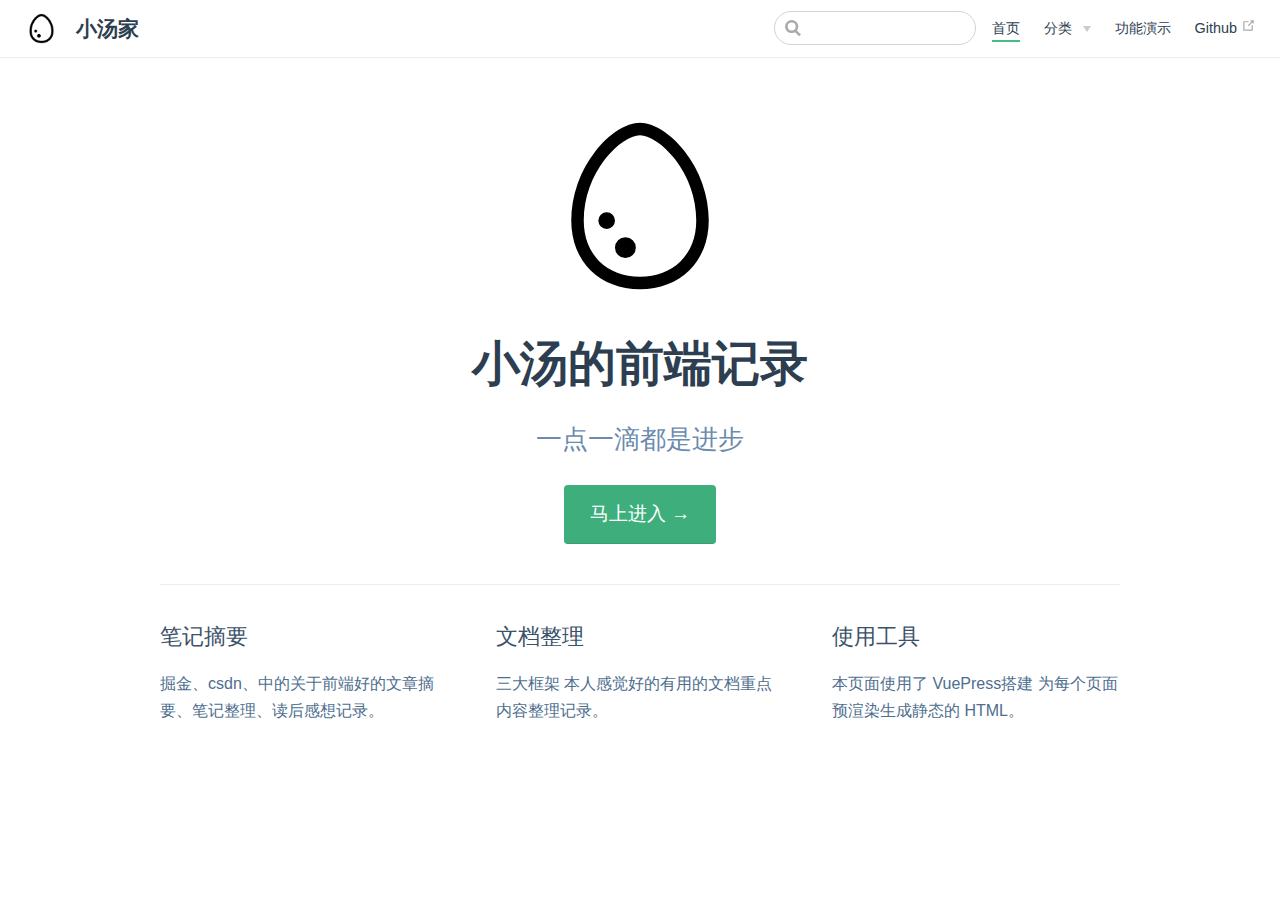
<file: index.html>
<!DOCTYPE html>
<html lang="en-US">
  <head>
    <meta charset="utf-8">
    <meta name="viewport" content="width=device-width,initial-scale=1">
    <title>小汤家</title>
    <meta name="description" content="小汤的前端记录">
    <link rel="icon" href="/egg.png">
    
    <link rel="preload" href="/assets/css/0.styles.b1f0db1c.css" as="style"><link rel="preload" href="/assets/js/app.4320b2ce.js" as="script"><link rel="preload" href="/assets/js/5.d8ba811d.js" as="script"><link rel="prefetch" href="/assets/js/10.c7593f6d.js"><link rel="prefetch" href="/assets/js/11.6c035bb0.js"><link rel="prefetch" href="/assets/js/12.6e9a25b9.js"><link rel="prefetch" href="/assets/js/13.9f79441d.js"><link rel="prefetch" href="/assets/js/14.1eb4fa50.js"><link rel="prefetch" href="/assets/js/2.f7317857.js"><link rel="prefetch" href="/assets/js/3.e3bb3f95.js"><link rel="prefetch" href="/assets/js/4.53b5279b.js"><link rel="prefetch" href="/assets/js/6.0c58296a.js"><link rel="prefetch" href="/assets/js/7.1b710f61.js"><link rel="prefetch" href="/assets/js/8.85468a1d.js"><link rel="prefetch" href="/assets/js/9.5268e8e8.js">
    <link rel="stylesheet" href="/assets/css/0.styles.b1f0db1c.css">
  </head>
  <body>
    <div id="app" data-server-rendered="true"><div class="theme-container no-sidebar"><header class="navbar"><div class="sidebar-button"><svg xmlns="http://www.w3.org/2000/svg" aria-hidden="true" role="img" viewBox="0 0 448 512" class="icon"><path fill="currentColor" d="M436 124H12c-6.627 0-12-5.373-12-12V80c0-6.627 5.373-12 12-12h424c6.627 0 12 5.373 12 12v32c0 6.627-5.373 12-12 12zm0 160H12c-6.627 0-12-5.373-12-12v-32c0-6.627 5.373-12 12-12h424c6.627 0 12 5.373 12 12v32c0 6.627-5.373 12-12 12zm0 160H12c-6.627 0-12-5.373-12-12v-32c0-6.627 5.373-12 12-12h424c6.627 0 12 5.373 12 12v32c0 6.627-5.373 12-12 12z"></path></svg></div> <a href="/" class="home-link router-link-exact-active router-link-active"><img src="/egg.png" alt="小汤家" class="logo"> <span class="site-name can-hide">小汤家</span></a> <div class="links" style="max-width:nullpx;"><div class="search-box"><input aria-label="Search" autocomplete="off" spellcheck="false" value=""> <!----></div> <nav class="nav-links can-hide"><div class="nav-item"><a href="/" class="nav-link router-link-exact-active router-link-active">首页</a></div><div class="nav-item"><div class="dropdown-wrapper"><a class="dropdown-title"><span class="title">分类</span> <span class="arrow right"></span></a> <ul class="nav-dropdown" style="display:none;"><li class="dropdown-item"><!----> <a href="/pages/folder1/test1.html" class="nav-link">文章</a></li><li class="dropdown-item"><!----> <a href="/pages/folder2/test4.html" class="nav-link">杂碎</a></li></ul></div></div><div class="nav-item"><a href="/pages/folder1/test3.html" class="nav-link">功能演示</a></div><div class="nav-item"><a href="https://github.com/dwanda" target="_blank" rel="noopener noreferrer" class="nav-link external">
  Github
  <svg xmlns="http://www.w3.org/2000/svg" aria-hidden="true" x="0px" y="0px" viewBox="0 0 100 100" width="15" height="15" class="icon outbound"><path fill="currentColor" d="M18.8,85.1h56l0,0c2.2,0,4-1.8,4-4v-32h-8v28h-48v-48h28v-8h-32l0,0c-2.2,0-4,1.8-4,4v56C14.8,83.3,16.6,85.1,18.8,85.1z"></path> <polygon fill="currentColor" points="45.7,48.7 51.3,54.3 77.2,28.5 77.2,37.2 85.2,37.2 85.2,14.9 62.8,14.9 62.8,22.9 71.5,22.9"></polygon></svg></a></div> <!----></nav></div></header> <div class="sidebar-mask"></div> <div class="sidebar"><nav class="nav-links"><div class="nav-item"><a href="/" class="nav-link router-link-exact-active router-link-active">首页</a></div><div class="nav-item"><div class="dropdown-wrapper"><a class="dropdown-title"><span class="title">分类</span> <span class="arrow right"></span></a> <ul class="nav-dropdown" style="display:none;"><li class="dropdown-item"><!----> <a href="/pages/folder1/test1.html" class="nav-link">文章</a></li><li class="dropdown-item"><!----> <a href="/pages/folder2/test4.html" class="nav-link">杂碎</a></li></ul></div></div><div class="nav-item"><a href="/pages/folder1/test3.html" class="nav-link">功能演示</a></div><div class="nav-item"><a href="https://github.com/dwanda" target="_blank" rel="noopener noreferrer" class="nav-link external">
  Github
  <svg xmlns="http://www.w3.org/2000/svg" aria-hidden="true" x="0px" y="0px" viewBox="0 0 100 100" width="15" height="15" class="icon outbound"><path fill="currentColor" d="M18.8,85.1h56l0,0c2.2,0,4-1.8,4-4v-32h-8v28h-48v-48h28v-8h-32l0,0c-2.2,0-4,1.8-4,4v56C14.8,83.3,16.6,85.1,18.8,85.1z"></path> <polygon fill="currentColor" points="45.7,48.7 51.3,54.3 77.2,28.5 77.2,37.2 85.2,37.2 85.2,14.9 62.8,14.9 62.8,22.9 71.5,22.9"></polygon></svg></a></div> <!----></nav>  <!----> </div> <div class="home"><div class="hero"><img src="/egg.png" alt="hero"> <h1>小汤的前端记录</h1> <p class="description">
      一点一滴都是进步
    </p> <p class="action"><a href="/pages/folder1/test1.html" class="nav-link action-button">马上进入 →</a></p></div> <div class="features"><div class="feature"><h2>笔记摘要</h2> <p>掘金、csdn、中的关于前端好的文章摘要、笔记整理、读后感想记录。</p></div><div class="feature"><h2>文档整理</h2> <p>三大框架 本人感觉好的有用的文档重点内容整理记录。</p></div><div class="feature"><h2>使用工具</h2> <p>本页面使用了 VuePress搭建 为每个页面预渲染生成静态的 HTML。</p></div></div> <div class="content custom"></div> <!----></div> <!----></div></div>
    <script src="/assets/js/app.4320b2ce.js" defer></script><script src="/assets/js/5.d8ba811d.js" defer></script>
  </body>
</html>
</file>
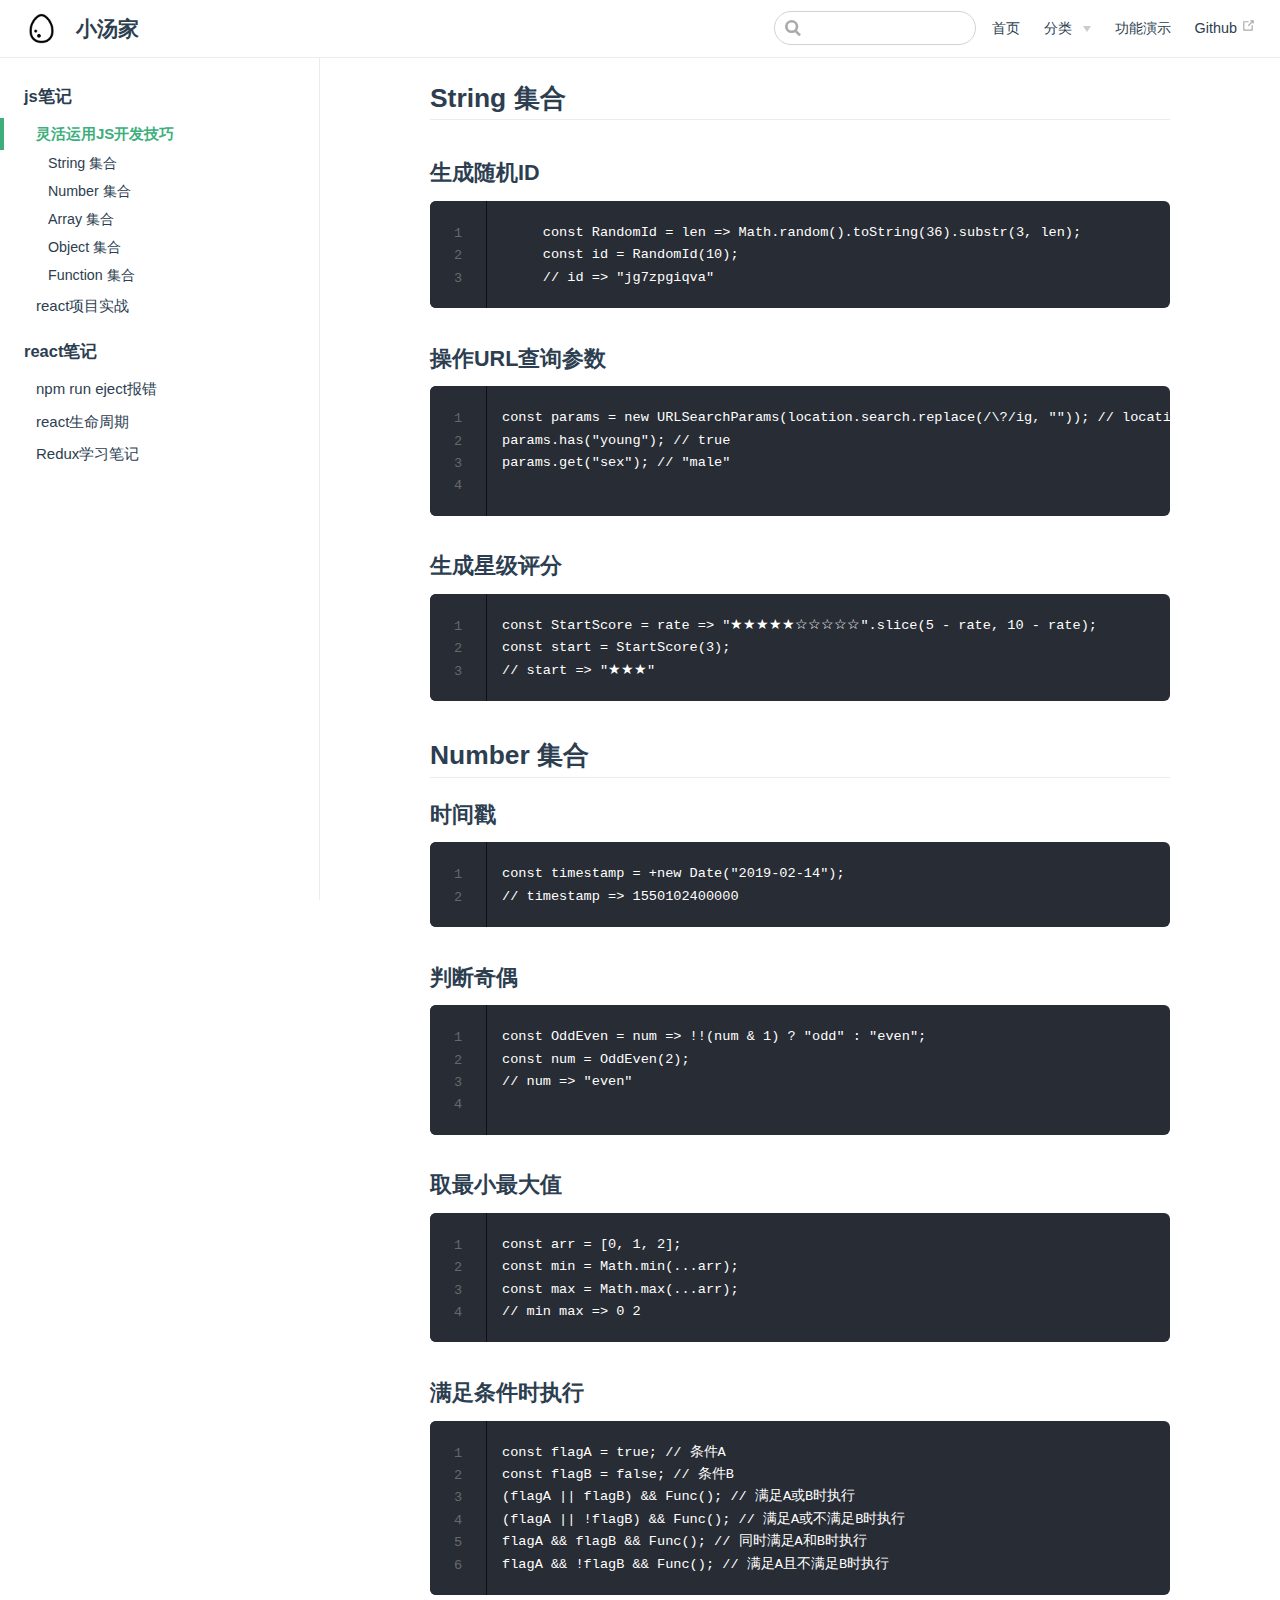
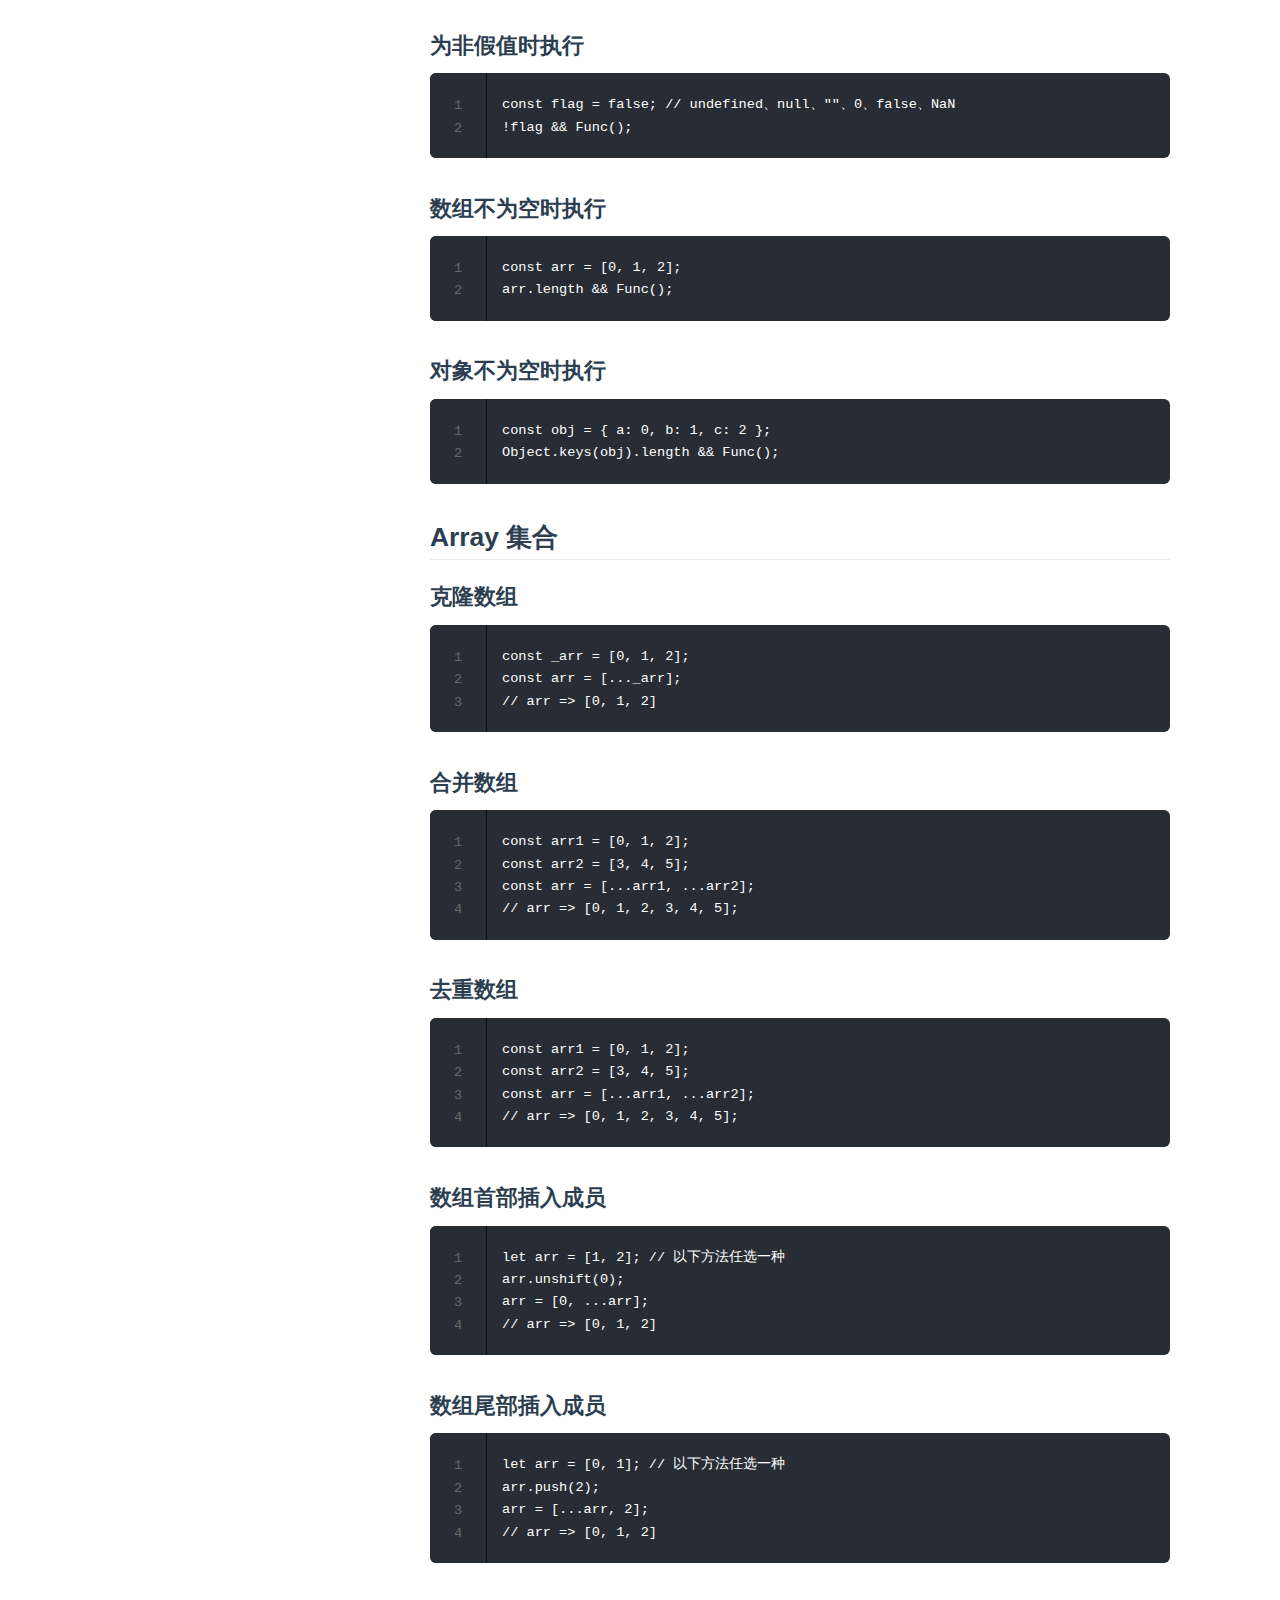
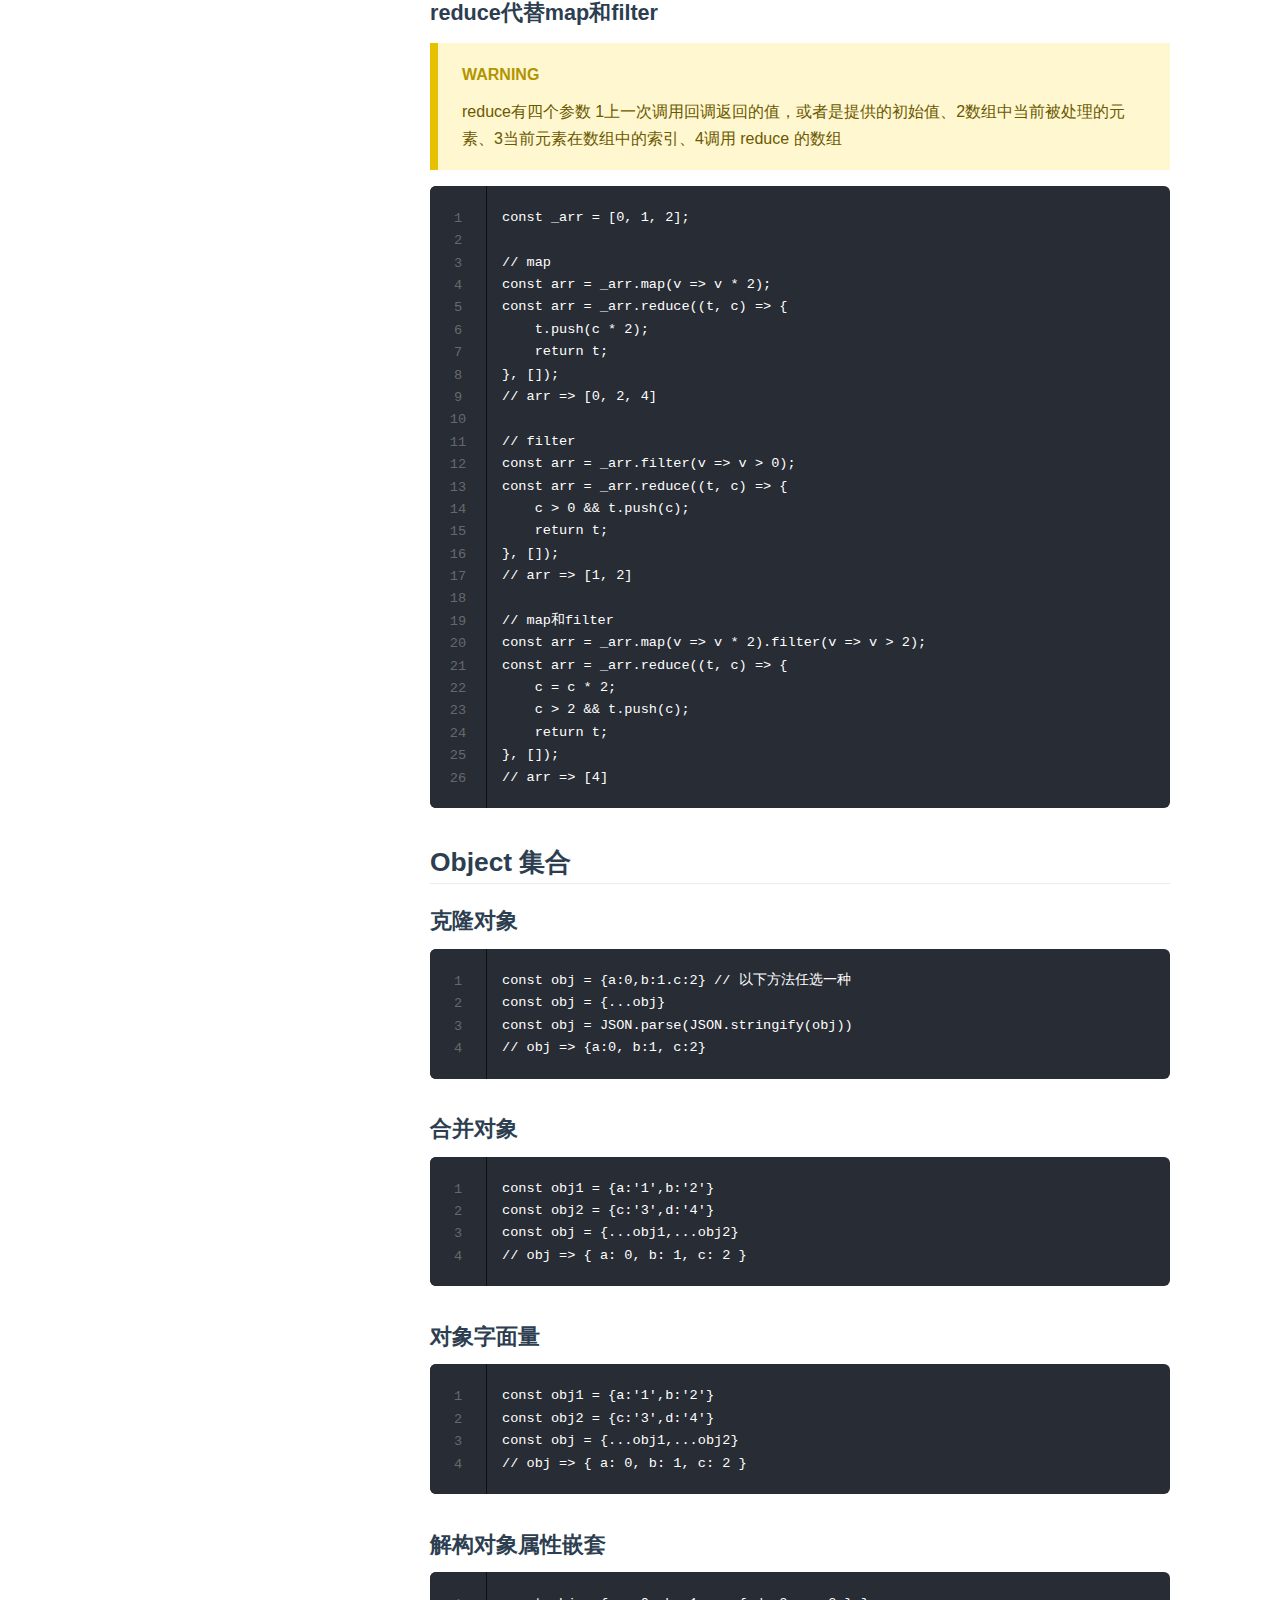
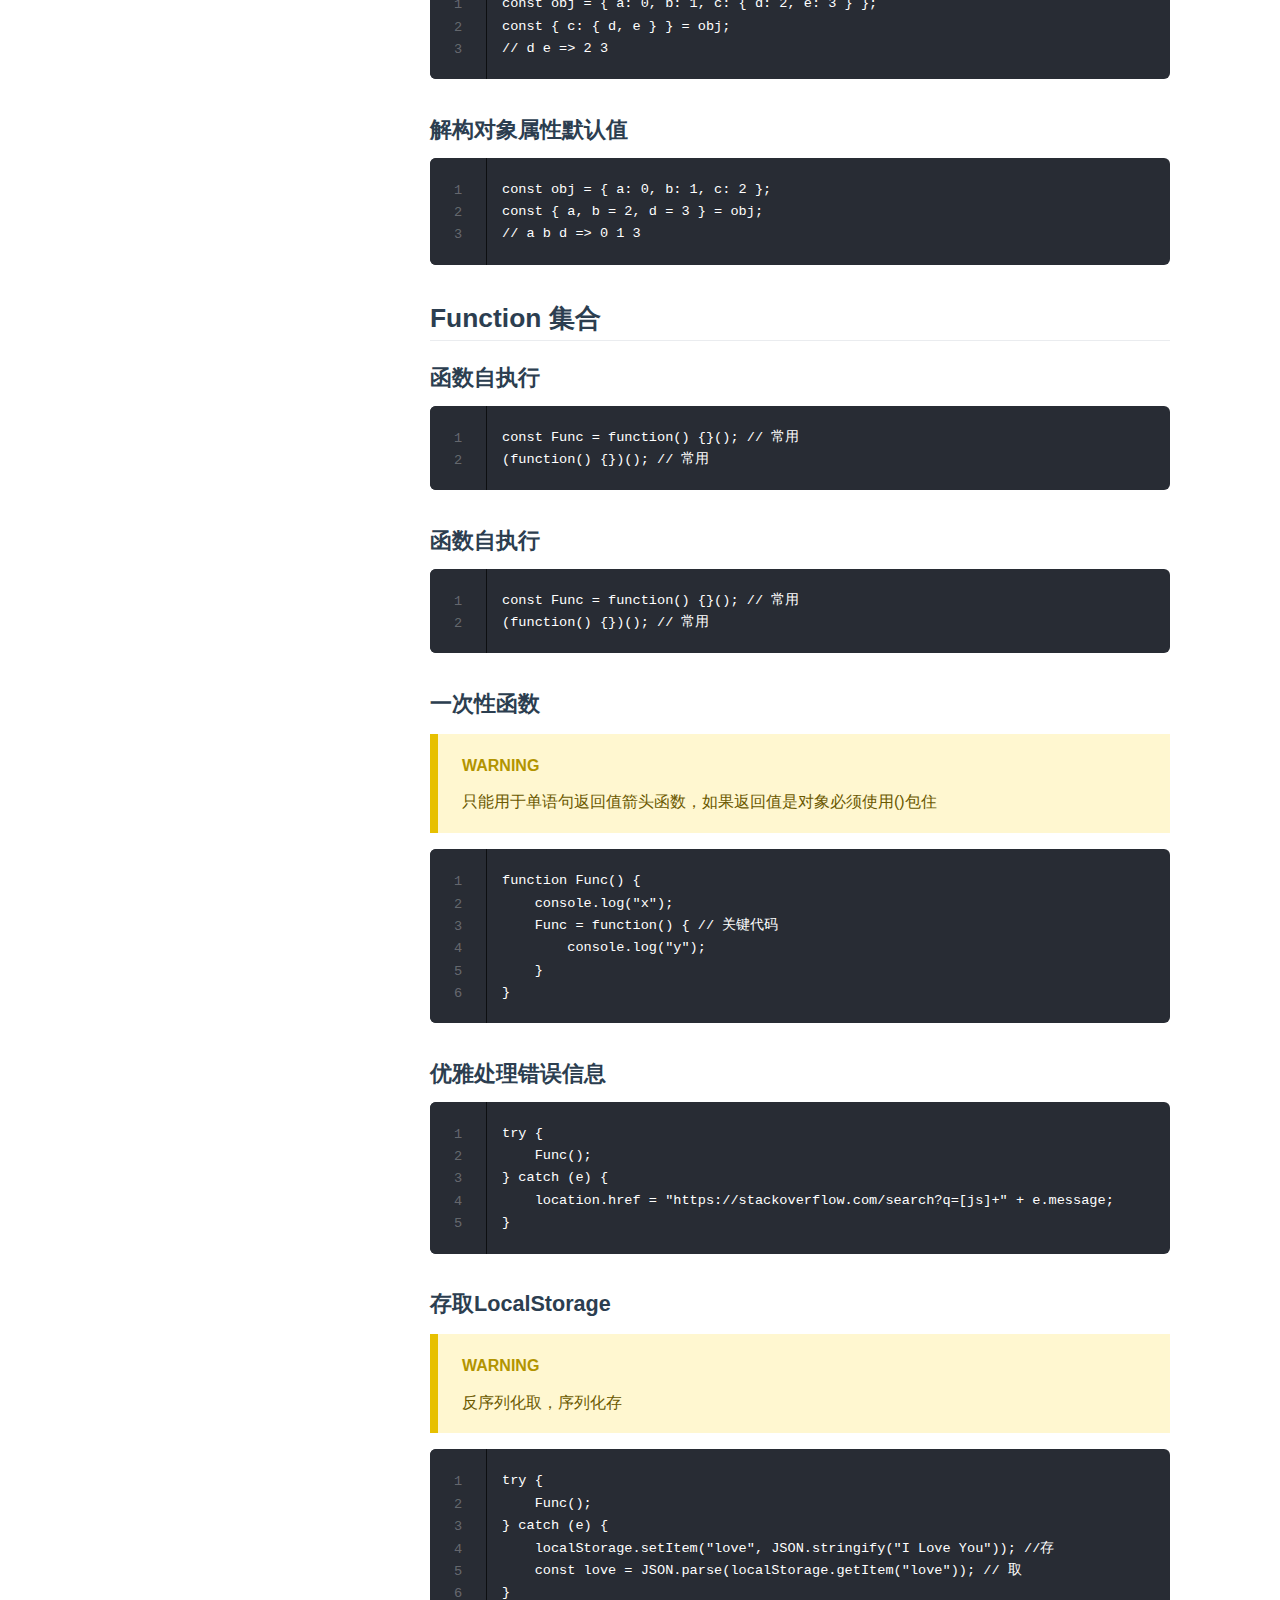
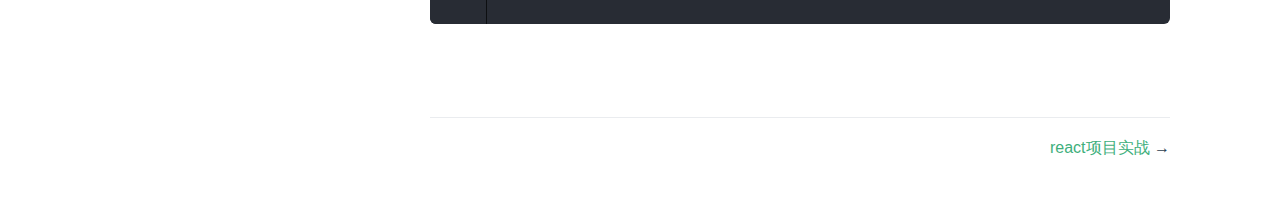
<file: pages/folder1/test1.html>
<!DOCTYPE html>
<html lang="en-US">
  <head>
    <meta charset="utf-8">
    <meta name="viewport" content="width=device-width,initial-scale=1">
    <title>String 集合 | 小汤家</title>
    <meta name="description" content="小汤的前端记录">
    <link rel="icon" href="/egg.png">
    
    <link rel="preload" href="/assets/css/0.styles.b1f0db1c.css" as="style"><link rel="preload" href="/assets/js/app.4320b2ce.js" as="script"><link rel="preload" href="/assets/js/6.0c58296a.js" as="script"><link rel="prefetch" href="/assets/js/10.c7593f6d.js"><link rel="prefetch" href="/assets/js/11.6c035bb0.js"><link rel="prefetch" href="/assets/js/12.6e9a25b9.js"><link rel="prefetch" href="/assets/js/13.9f79441d.js"><link rel="prefetch" href="/assets/js/14.1eb4fa50.js"><link rel="prefetch" href="/assets/js/2.f7317857.js"><link rel="prefetch" href="/assets/js/3.e3bb3f95.js"><link rel="prefetch" href="/assets/js/4.53b5279b.js"><link rel="prefetch" href="/assets/js/5.d8ba811d.js"><link rel="prefetch" href="/assets/js/7.1b710f61.js"><link rel="prefetch" href="/assets/js/8.85468a1d.js"><link rel="prefetch" href="/assets/js/9.5268e8e8.js">
    <link rel="stylesheet" href="/assets/css/0.styles.b1f0db1c.css">
  </head>
  <body>
    <div id="app" data-server-rendered="true"><div class="theme-container"><header class="navbar"><div class="sidebar-button"><svg xmlns="http://www.w3.org/2000/svg" aria-hidden="true" role="img" viewBox="0 0 448 512" class="icon"><path fill="currentColor" d="M436 124H12c-6.627 0-12-5.373-12-12V80c0-6.627 5.373-12 12-12h424c6.627 0 12 5.373 12 12v32c0 6.627-5.373 12-12 12zm0 160H12c-6.627 0-12-5.373-12-12v-32c0-6.627 5.373-12 12-12h424c6.627 0 12 5.373 12 12v32c0 6.627-5.373 12-12 12zm0 160H12c-6.627 0-12-5.373-12-12v-32c0-6.627 5.373-12 12-12h424c6.627 0 12 5.373 12 12v32c0 6.627-5.373 12-12 12z"></path></svg></div> <a href="/" class="home-link router-link-active"><img src="/egg.png" alt="小汤家" class="logo"> <span class="site-name can-hide">小汤家</span></a> <div class="links" style="max-width:nullpx;"><div class="search-box"><input aria-label="Search" autocomplete="off" spellcheck="false" value=""> <!----></div> <nav class="nav-links can-hide"><div class="nav-item"><a href="/" class="nav-link">首页</a></div><div class="nav-item"><div class="dropdown-wrapper"><a class="dropdown-title"><span class="title">分类</span> <span class="arrow right"></span></a> <ul class="nav-dropdown" style="display:none;"><li class="dropdown-item"><!----> <a href="/pages/folder1/test1.html" class="nav-link router-link-exact-active router-link-active">文章</a></li><li class="dropdown-item"><!----> <a href="/pages/folder2/test4.html" class="nav-link">杂碎</a></li></ul></div></div><div class="nav-item"><a href="/pages/folder1/test3.html" class="nav-link">功能演示</a></div><div class="nav-item"><a href="https://github.com/dwanda" target="_blank" rel="noopener noreferrer" class="nav-link external">
  Github
  <svg xmlns="http://www.w3.org/2000/svg" aria-hidden="true" x="0px" y="0px" viewBox="0 0 100 100" width="15" height="15" class="icon outbound"><path fill="currentColor" d="M18.8,85.1h56l0,0c2.2,0,4-1.8,4-4v-32h-8v28h-48v-48h28v-8h-32l0,0c-2.2,0-4,1.8-4,4v56C14.8,83.3,16.6,85.1,18.8,85.1z"></path> <polygon fill="currentColor" points="45.7,48.7 51.3,54.3 77.2,28.5 77.2,37.2 85.2,37.2 85.2,14.9 62.8,14.9 62.8,22.9 71.5,22.9"></polygon></svg></a></div> <!----></nav></div></header> <div class="sidebar-mask"></div> <div class="sidebar"><nav class="nav-links"><div class="nav-item"><a href="/" class="nav-link">首页</a></div><div class="nav-item"><div class="dropdown-wrapper"><a class="dropdown-title"><span class="title">分类</span> <span class="arrow right"></span></a> <ul class="nav-dropdown" style="display:none;"><li class="dropdown-item"><!----> <a href="/pages/folder1/test1.html" class="nav-link router-link-exact-active router-link-active">文章</a></li><li class="dropdown-item"><!----> <a href="/pages/folder2/test4.html" class="nav-link">杂碎</a></li></ul></div></div><div class="nav-item"><a href="/pages/folder1/test3.html" class="nav-link">功能演示</a></div><div class="nav-item"><a href="https://github.com/dwanda" target="_blank" rel="noopener noreferrer" class="nav-link external">
  Github
  <svg xmlns="http://www.w3.org/2000/svg" aria-hidden="true" x="0px" y="0px" viewBox="0 0 100 100" width="15" height="15" class="icon outbound"><path fill="currentColor" d="M18.8,85.1h56l0,0c2.2,0,4-1.8,4-4v-32h-8v28h-48v-48h28v-8h-32l0,0c-2.2,0-4,1.8-4,4v56C14.8,83.3,16.6,85.1,18.8,85.1z"></path> <polygon fill="currentColor" points="45.7,48.7 51.3,54.3 77.2,28.5 77.2,37.2 85.2,37.2 85.2,14.9 62.8,14.9 62.8,22.9 71.5,22.9"></polygon></svg></a></div> <!----></nav>  <ul class="sidebar-links"><li><div class="sidebar-group first"><p class="sidebar-heading open"><span>js笔记</span> <!----></p> <ul class="sidebar-group-items"><li><a href="/pages/folder1/test1.html" class="active sidebar-link">灵活运用JS开发技巧</a><ul class="sidebar-sub-headers"><li class="sidebar-sub-header"><a href="/pages/folder1/test1.html#string-集合" class="sidebar-link">String 集合</a></li><li class="sidebar-sub-header"><a href="/pages/folder1/test1.html#number-集合" class="sidebar-link">Number 集合</a></li><li class="sidebar-sub-header"><a href="/pages/folder1/test1.html#array-集合" class="sidebar-link">Array 集合</a></li><li class="sidebar-sub-header"><a href="/pages/folder1/test1.html#object-集合" class="sidebar-link">Object 集合</a></li><li class="sidebar-sub-header"><a href="/pages/folder1/test1.html#function-集合" class="sidebar-link">Function 集合</a></li></ul></li><li><a href="/pages/folder1/test2.html" class="sidebar-link">react项目实战</a></li></ul></div></li><li><div class="sidebar-group"><p class="sidebar-heading"><span>react笔记</span> <!----></p> <ul class="sidebar-group-items"><li><a href="/pages/folder1/test3.html" class="sidebar-link">npm run eject报错</a></li><li><a href="/pages/folder1/test6.html" class="sidebar-link">react生命周期</a></li><li><a href="/pages/folder1/test7.html" class="sidebar-link">Redux学习笔记</a></li></ul></div></li></ul> </div> <div class="page"> <div class="content"><h2 id="string-集合"><a href="#string-集合" aria-hidden="true" class="header-anchor">#</a> String 集合</h2> <h3 id="生成随机id"><a href="#生成随机id" aria-hidden="true" class="header-anchor">#</a> 生成随机ID</h3> <div class="language- line-numbers-mode"><pre class="language-text"><code>     const RandomId = len =&gt; Math.random().toString(36).substr(3, len);
     const id = RandomId(10);
     // id =&gt; &quot;jg7zpgiqva&quot;
</code></pre> <div class="line-numbers-wrapper"><span class="line-number">1</span><br><span class="line-number">2</span><br><span class="line-number">3</span><br></div></div><h3 id="操作url查询参数"><a href="#操作url查询参数" aria-hidden="true" class="header-anchor">#</a> 操作URL查询参数</h3> <div class="language- line-numbers-mode"><pre class="language-text"><code>const params = new URLSearchParams(location.search.replace(/\?/ig, &quot;&quot;)); // location.search = &quot;?name=young&amp;sex=male&quot;
params.has(&quot;young&quot;); // true
params.get(&quot;sex&quot;); // &quot;male&quot;

</code></pre> <div class="line-numbers-wrapper"><span class="line-number">1</span><br><span class="line-number">2</span><br><span class="line-number">3</span><br><span class="line-number">4</span><br></div></div><h3 id="生成星级评分"><a href="#生成星级评分" aria-hidden="true" class="header-anchor">#</a> 生成星级评分</h3> <div class="language- line-numbers-mode"><pre class="language-text"><code>const StartScore = rate =&gt; &quot;★★★★★☆☆☆☆☆&quot;.slice(5 - rate, 10 - rate);
const start = StartScore(3);
// start =&gt; &quot;★★★&quot;
</code></pre> <div class="line-numbers-wrapper"><span class="line-number">1</span><br><span class="line-number">2</span><br><span class="line-number">3</span><br></div></div><h2 id="number-集合"><a href="#number-集合" aria-hidden="true" class="header-anchor">#</a> Number 集合</h2> <h3 id="时间戳"><a href="#时间戳" aria-hidden="true" class="header-anchor">#</a> 时间戳</h3> <div class="language- line-numbers-mode"><pre class="language-text"><code>const timestamp = +new Date(&quot;2019-02-14&quot;);
// timestamp =&gt; 1550102400000
</code></pre> <div class="line-numbers-wrapper"><span class="line-number">1</span><br><span class="line-number">2</span><br></div></div><h3 id="判断奇偶"><a href="#判断奇偶" aria-hidden="true" class="header-anchor">#</a> 判断奇偶</h3> <div class="language- line-numbers-mode"><pre class="language-text"><code>const OddEven = num =&gt; !!(num &amp; 1) ? &quot;odd&quot; : &quot;even&quot;;
const num = OddEven(2);
// num =&gt; &quot;even&quot;

</code></pre> <div class="line-numbers-wrapper"><span class="line-number">1</span><br><span class="line-number">2</span><br><span class="line-number">3</span><br><span class="line-number">4</span><br></div></div><h3 id="取最小最大值"><a href="#取最小最大值" aria-hidden="true" class="header-anchor">#</a> 取最小最大值</h3> <div class="language- line-numbers-mode"><pre class="language-text"><code>const arr = [0, 1, 2];
const min = Math.min(...arr);
const max = Math.max(...arr);
// min max =&gt; 0 2
</code></pre> <div class="line-numbers-wrapper"><span class="line-number">1</span><br><span class="line-number">2</span><br><span class="line-number">3</span><br><span class="line-number">4</span><br></div></div><h3 id="满足条件时执行"><a href="#满足条件时执行" aria-hidden="true" class="header-anchor">#</a> 满足条件时执行</h3> <div class="language- line-numbers-mode"><pre class="language-text"><code>const flagA = true; // 条件A
const flagB = false; // 条件B
(flagA || flagB) &amp;&amp; Func(); // 满足A或B时执行
(flagA || !flagB) &amp;&amp; Func(); // 满足A或不满足B时执行
flagA &amp;&amp; flagB &amp;&amp; Func(); // 同时满足A和B时执行
flagA &amp;&amp; !flagB &amp;&amp; Func(); // 满足A且不满足B时执行
</code></pre> <div class="line-numbers-wrapper"><span class="line-number">1</span><br><span class="line-number">2</span><br><span class="line-number">3</span><br><span class="line-number">4</span><br><span class="line-number">5</span><br><span class="line-number">6</span><br></div></div><h3 id="为非假值时执行"><a href="#为非假值时执行" aria-hidden="true" class="header-anchor">#</a> 为非假值时执行</h3> <div class="language- line-numbers-mode"><pre class="language-text"><code>const flag = false; // undefined、null、&quot;&quot;、0、false、NaN
!flag &amp;&amp; Func();
</code></pre> <div class="line-numbers-wrapper"><span class="line-number">1</span><br><span class="line-number">2</span><br></div></div><h3 id="数组不为空时执行"><a href="#数组不为空时执行" aria-hidden="true" class="header-anchor">#</a> 数组不为空时执行</h3> <div class="language- line-numbers-mode"><pre class="language-text"><code>const arr = [0, 1, 2];
arr.length &amp;&amp; Func();
</code></pre> <div class="line-numbers-wrapper"><span class="line-number">1</span><br><span class="line-number">2</span><br></div></div><h3 id="对象不为空时执行"><a href="#对象不为空时执行" aria-hidden="true" class="header-anchor">#</a> 对象不为空时执行</h3> <div class="language- line-numbers-mode"><pre class="language-text"><code>const obj = { a: 0, b: 1, c: 2 };
Object.keys(obj).length &amp;&amp; Func();
</code></pre> <div class="line-numbers-wrapper"><span class="line-number">1</span><br><span class="line-number">2</span><br></div></div><h2 id="array-集合"><a href="#array-集合" aria-hidden="true" class="header-anchor">#</a> Array 集合</h2> <h3 id="克隆数组"><a href="#克隆数组" aria-hidden="true" class="header-anchor">#</a> 克隆数组</h3> <div class="language- line-numbers-mode"><pre class="language-text"><code>const _arr = [0, 1, 2];
const arr = [..._arr];
// arr =&gt; [0, 1, 2]
</code></pre> <div class="line-numbers-wrapper"><span class="line-number">1</span><br><span class="line-number">2</span><br><span class="line-number">3</span><br></div></div><h3 id="合并数组"><a href="#合并数组" aria-hidden="true" class="header-anchor">#</a> 合并数组</h3> <div class="language- line-numbers-mode"><pre class="language-text"><code>const arr1 = [0, 1, 2];
const arr2 = [3, 4, 5];
const arr = [...arr1, ...arr2];
// arr =&gt; [0, 1, 2, 3, 4, 5];
</code></pre> <div class="line-numbers-wrapper"><span class="line-number">1</span><br><span class="line-number">2</span><br><span class="line-number">3</span><br><span class="line-number">4</span><br></div></div><h3 id="去重数组"><a href="#去重数组" aria-hidden="true" class="header-anchor">#</a> 去重数组</h3> <div class="language- line-numbers-mode"><pre class="language-text"><code>const arr1 = [0, 1, 2];
const arr2 = [3, 4, 5];
const arr = [...arr1, ...arr2];
// arr =&gt; [0, 1, 2, 3, 4, 5];
</code></pre> <div class="line-numbers-wrapper"><span class="line-number">1</span><br><span class="line-number">2</span><br><span class="line-number">3</span><br><span class="line-number">4</span><br></div></div><h3 id="数组首部插入成员"><a href="#数组首部插入成员" aria-hidden="true" class="header-anchor">#</a> 数组首部插入成员</h3> <div class="language- line-numbers-mode"><pre class="language-text"><code>let arr = [1, 2]; // 以下方法任选一种
arr.unshift(0);
arr = [0, ...arr];
// arr =&gt; [0, 1, 2]
</code></pre> <div class="line-numbers-wrapper"><span class="line-number">1</span><br><span class="line-number">2</span><br><span class="line-number">3</span><br><span class="line-number">4</span><br></div></div><h3 id="数组尾部插入成员"><a href="#数组尾部插入成员" aria-hidden="true" class="header-anchor">#</a> 数组尾部插入成员</h3> <div class="language- line-numbers-mode"><pre class="language-text"><code>let arr = [0, 1]; // 以下方法任选一种
arr.push(2);
arr = [...arr, 2];
// arr =&gt; [0, 1, 2]
</code></pre> <div class="line-numbers-wrapper"><span class="line-number">1</span><br><span class="line-number">2</span><br><span class="line-number">3</span><br><span class="line-number">4</span><br></div></div><h3 id="reduce代替map和filter"><a href="#reduce代替map和filter" aria-hidden="true" class="header-anchor">#</a> reduce代替map和filter</h3> <div class="warning custom-block"><p class="custom-block-title">WARNING</p> <p>reduce有四个参数  1上一次调用回调返回的值，或者是提供的初始值、2数组中当前被处理的元素、3当前元素在数组中的索引、4调用 reduce 的数组</p></div> <div class="language- line-numbers-mode"><pre class="language-text"><code>const _arr = [0, 1, 2];

// map
const arr = _arr.map(v =&gt; v * 2);
const arr = _arr.reduce((t, c) =&gt; {
    t.push(c * 2);
    return t;
}, []);
// arr =&gt; [0, 2, 4]

// filter
const arr = _arr.filter(v =&gt; v &gt; 0);
const arr = _arr.reduce((t, c) =&gt; {
    c &gt; 0 &amp;&amp; t.push(c);
    return t;
}, []);
// arr =&gt; [1, 2]

// map和filter
const arr = _arr.map(v =&gt; v * 2).filter(v =&gt; v &gt; 2);
const arr = _arr.reduce((t, c) =&gt; {
    c = c * 2;
    c &gt; 2 &amp;&amp; t.push(c);
    return t;
}, []);
// arr =&gt; [4]
</code></pre> <div class="line-numbers-wrapper"><span class="line-number">1</span><br><span class="line-number">2</span><br><span class="line-number">3</span><br><span class="line-number">4</span><br><span class="line-number">5</span><br><span class="line-number">6</span><br><span class="line-number">7</span><br><span class="line-number">8</span><br><span class="line-number">9</span><br><span class="line-number">10</span><br><span class="line-number">11</span><br><span class="line-number">12</span><br><span class="line-number">13</span><br><span class="line-number">14</span><br><span class="line-number">15</span><br><span class="line-number">16</span><br><span class="line-number">17</span><br><span class="line-number">18</span><br><span class="line-number">19</span><br><span class="line-number">20</span><br><span class="line-number">21</span><br><span class="line-number">22</span><br><span class="line-number">23</span><br><span class="line-number">24</span><br><span class="line-number">25</span><br><span class="line-number">26</span><br></div></div><h2 id="object-集合"><a href="#object-集合" aria-hidden="true" class="header-anchor">#</a> Object 集合</h2> <h3 id="克隆对象"><a href="#克隆对象" aria-hidden="true" class="header-anchor">#</a> 克隆对象</h3> <div class="language- line-numbers-mode"><pre class="language-text"><code>const obj = {a:0,b:1.c:2} // 以下方法任选一种
const obj = {...obj}
const obj = JSON.parse(JSON.stringify(obj))
// obj =&gt; {a:0, b:1, c:2}
</code></pre> <div class="line-numbers-wrapper"><span class="line-number">1</span><br><span class="line-number">2</span><br><span class="line-number">3</span><br><span class="line-number">4</span><br></div></div><h3 id="合并对象"><a href="#合并对象" aria-hidden="true" class="header-anchor">#</a> 合并对象</h3> <div class="language- line-numbers-mode"><pre class="language-text"><code>const obj1 = {a:'1',b:'2'}
const obj2 = {c:'3',d:'4'}
const obj = {...obj1,...obj2}
// obj =&gt; { a: 0, b: 1, c: 2 }
</code></pre> <div class="line-numbers-wrapper"><span class="line-number">1</span><br><span class="line-number">2</span><br><span class="line-number">3</span><br><span class="line-number">4</span><br></div></div><h3 id="对象字面量"><a href="#对象字面量" aria-hidden="true" class="header-anchor">#</a> 对象字面量</h3> <div class="language- line-numbers-mode"><pre class="language-text"><code>const obj1 = {a:'1',b:'2'}
const obj2 = {c:'3',d:'4'}
const obj = {...obj1,...obj2}
// obj =&gt; { a: 0, b: 1, c: 2 }
</code></pre> <div class="line-numbers-wrapper"><span class="line-number">1</span><br><span class="line-number">2</span><br><span class="line-number">3</span><br><span class="line-number">4</span><br></div></div><h3 id="解构对象属性嵌套"><a href="#解构对象属性嵌套" aria-hidden="true" class="header-anchor">#</a> 解构对象属性嵌套</h3> <div class="language- line-numbers-mode"><pre class="language-text"><code>const obj = { a: 0, b: 1, c: { d: 2, e: 3 } };
const { c: { d, e } } = obj;
// d e =&gt; 2 3
</code></pre> <div class="line-numbers-wrapper"><span class="line-number">1</span><br><span class="line-number">2</span><br><span class="line-number">3</span><br></div></div><h3 id="解构对象属性默认值"><a href="#解构对象属性默认值" aria-hidden="true" class="header-anchor">#</a> 解构对象属性默认值</h3> <div class="language- line-numbers-mode"><pre class="language-text"><code>const obj = { a: 0, b: 1, c: 2 };
const { a, b = 2, d = 3 } = obj;
// a b d =&gt; 0 1 3
</code></pre> <div class="line-numbers-wrapper"><span class="line-number">1</span><br><span class="line-number">2</span><br><span class="line-number">3</span><br></div></div><h2 id="function-集合"><a href="#function-集合" aria-hidden="true" class="header-anchor">#</a> Function 集合</h2> <h3 id="函数自执行"><a href="#函数自执行" aria-hidden="true" class="header-anchor">#</a> 函数自执行</h3> <div class="language- line-numbers-mode"><pre class="language-text"><code>const Func = function() {}(); // 常用
(function() {})(); // 常用
</code></pre> <div class="line-numbers-wrapper"><span class="line-number">1</span><br><span class="line-number">2</span><br></div></div><h3 id="函数自执行-2"><a href="#函数自执行-2" aria-hidden="true" class="header-anchor">#</a> 函数自执行</h3> <div class="language- line-numbers-mode"><pre class="language-text"><code>const Func = function() {}(); // 常用
(function() {})(); // 常用
</code></pre> <div class="line-numbers-wrapper"><span class="line-number">1</span><br><span class="line-number">2</span><br></div></div><h3 id="一次性函数"><a href="#一次性函数" aria-hidden="true" class="header-anchor">#</a> 一次性函数</h3> <div class="warning custom-block"><p class="custom-block-title">WARNING</p> <p>只能用于单语句返回值箭头函数，如果返回值是对象必须使用()包住</p></div> <div class="language- line-numbers-mode"><pre class="language-text"><code>function Func() {
    console.log(&quot;x&quot;);
    Func = function() { // 关键代码
        console.log(&quot;y&quot;);
    }
}
</code></pre> <div class="line-numbers-wrapper"><span class="line-number">1</span><br><span class="line-number">2</span><br><span class="line-number">3</span><br><span class="line-number">4</span><br><span class="line-number">5</span><br><span class="line-number">6</span><br></div></div><h3 id="优雅处理错误信息"><a href="#优雅处理错误信息" aria-hidden="true" class="header-anchor">#</a> 优雅处理错误信息</h3> <div class="language- line-numbers-mode"><pre class="language-text"><code>try {
    Func();
} catch (e) {
    location.href = &quot;https://stackoverflow.com/search?q=[js]+&quot; + e.message;
}
</code></pre> <div class="line-numbers-wrapper"><span class="line-number">1</span><br><span class="line-number">2</span><br><span class="line-number">3</span><br><span class="line-number">4</span><br><span class="line-number">5</span><br></div></div><h3 id="存取localstorage"><a href="#存取localstorage" aria-hidden="true" class="header-anchor">#</a> 存取LocalStorage</h3> <div class="warning custom-block"><p class="custom-block-title">WARNING</p> <p>反序列化取，序列化存</p></div> <div class="language- line-numbers-mode"><pre class="language-text"><code>try {
    Func();
} catch (e) {
    localStorage.setItem(&quot;love&quot;, JSON.stringify(&quot;I Love You&quot;)); //存
    const love = JSON.parse(localStorage.getItem(&quot;love&quot;)); // 取
}
</code></pre> <div class="line-numbers-wrapper"><span class="line-number">1</span><br><span class="line-number">2</span><br><span class="line-number">3</span><br><span class="line-number">4</span><br><span class="line-number">5</span><br><span class="line-number">6</span><br></div></div></div> <div class="page-edit"><!----> <!----></div> <div class="page-nav"><p class="inner"><!----> <span class="next"><a href="/pages/folder1/test2.html">
          react项目实战
        </a>
        →
      </span></p></div> </div> <!----></div></div>
    <script src="/assets/js/app.4320b2ce.js" defer></script><script src="/assets/js/6.0c58296a.js" defer></script>
  </body>
</html>
</file>
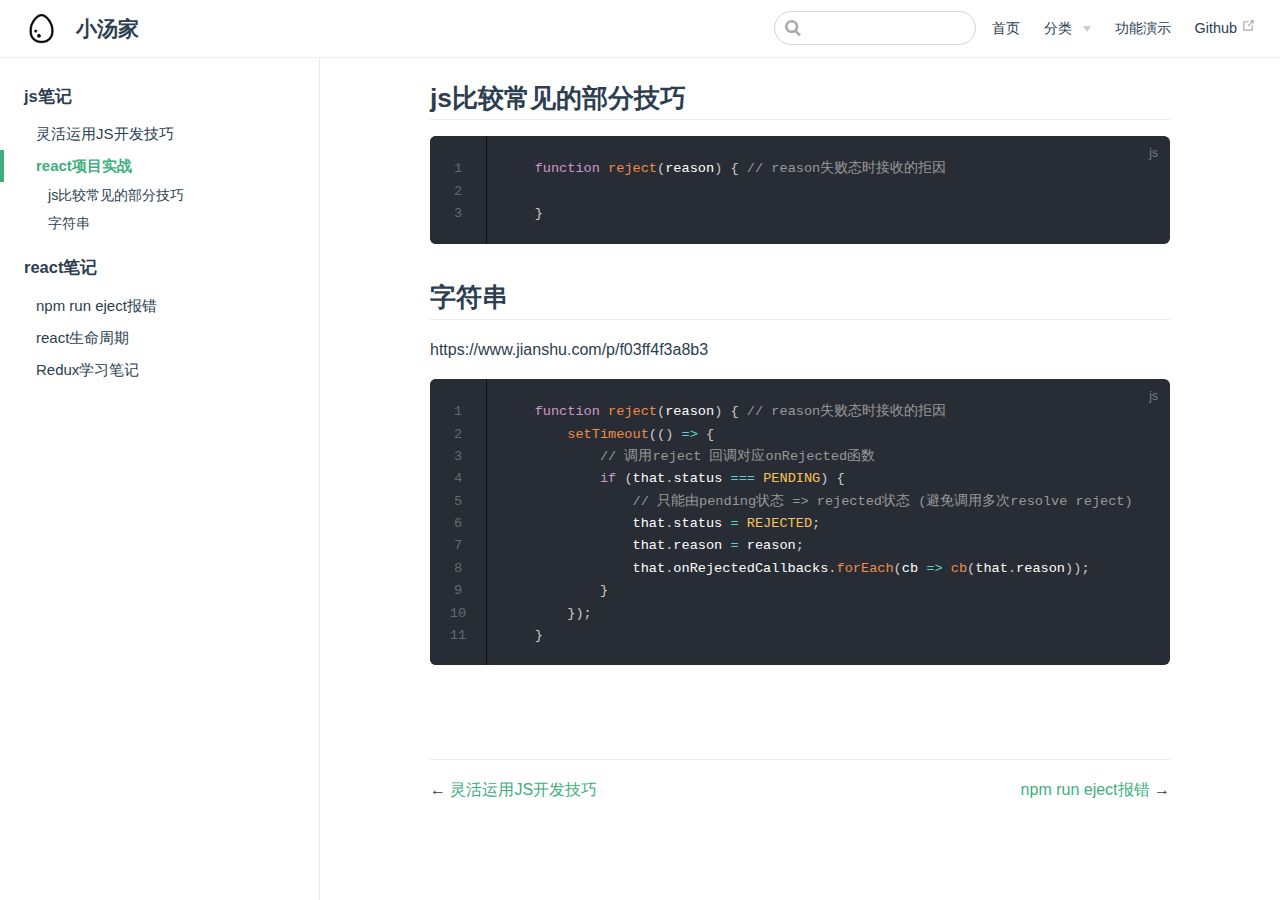
<file: pages/folder1/test2.html>
<!DOCTYPE html>
<html lang="en-US">
  <head>
    <meta charset="utf-8">
    <meta name="viewport" content="width=device-width,initial-scale=1">
    <title>js比较常见的部分技巧 | 小汤家</title>
    <meta name="description" content="小汤的前端记录">
    <link rel="icon" href="/egg.png">
    
    <link rel="preload" href="/assets/css/0.styles.b1f0db1c.css" as="style"><link rel="preload" href="/assets/js/app.4320b2ce.js" as="script"><link rel="preload" href="/assets/js/7.1b710f61.js" as="script"><link rel="prefetch" href="/assets/js/10.c7593f6d.js"><link rel="prefetch" href="/assets/js/11.6c035bb0.js"><link rel="prefetch" href="/assets/js/12.6e9a25b9.js"><link rel="prefetch" href="/assets/js/13.9f79441d.js"><link rel="prefetch" href="/assets/js/14.1eb4fa50.js"><link rel="prefetch" href="/assets/js/2.f7317857.js"><link rel="prefetch" href="/assets/js/3.e3bb3f95.js"><link rel="prefetch" href="/assets/js/4.53b5279b.js"><link rel="prefetch" href="/assets/js/5.d8ba811d.js"><link rel="prefetch" href="/assets/js/6.0c58296a.js"><link rel="prefetch" href="/assets/js/8.85468a1d.js"><link rel="prefetch" href="/assets/js/9.5268e8e8.js">
    <link rel="stylesheet" href="/assets/css/0.styles.b1f0db1c.css">
  </head>
  <body>
    <div id="app" data-server-rendered="true"><div class="theme-container"><header class="navbar"><div class="sidebar-button"><svg xmlns="http://www.w3.org/2000/svg" aria-hidden="true" role="img" viewBox="0 0 448 512" class="icon"><path fill="currentColor" d="M436 124H12c-6.627 0-12-5.373-12-12V80c0-6.627 5.373-12 12-12h424c6.627 0 12 5.373 12 12v32c0 6.627-5.373 12-12 12zm0 160H12c-6.627 0-12-5.373-12-12v-32c0-6.627 5.373-12 12-12h424c6.627 0 12 5.373 12 12v32c0 6.627-5.373 12-12 12zm0 160H12c-6.627 0-12-5.373-12-12v-32c0-6.627 5.373-12 12-12h424c6.627 0 12 5.373 12 12v32c0 6.627-5.373 12-12 12z"></path></svg></div> <a href="/" class="home-link router-link-active"><img src="/egg.png" alt="小汤家" class="logo"> <span class="site-name can-hide">小汤家</span></a> <div class="links" style="max-width:nullpx;"><div class="search-box"><input aria-label="Search" autocomplete="off" spellcheck="false" value=""> <!----></div> <nav class="nav-links can-hide"><div class="nav-item"><a href="/" class="nav-link">首页</a></div><div class="nav-item"><div class="dropdown-wrapper"><a class="dropdown-title"><span class="title">分类</span> <span class="arrow right"></span></a> <ul class="nav-dropdown" style="display:none;"><li class="dropdown-item"><!----> <a href="/pages/folder1/test1.html" class="nav-link">文章</a></li><li class="dropdown-item"><!----> <a href="/pages/folder2/test4.html" class="nav-link">杂碎</a></li></ul></div></div><div class="nav-item"><a href="/pages/folder1/test3.html" class="nav-link">功能演示</a></div><div class="nav-item"><a href="https://github.com/dwanda" target="_blank" rel="noopener noreferrer" class="nav-link external">
  Github
  <svg xmlns="http://www.w3.org/2000/svg" aria-hidden="true" x="0px" y="0px" viewBox="0 0 100 100" width="15" height="15" class="icon outbound"><path fill="currentColor" d="M18.8,85.1h56l0,0c2.2,0,4-1.8,4-4v-32h-8v28h-48v-48h28v-8h-32l0,0c-2.2,0-4,1.8-4,4v56C14.8,83.3,16.6,85.1,18.8,85.1z"></path> <polygon fill="currentColor" points="45.7,48.7 51.3,54.3 77.2,28.5 77.2,37.2 85.2,37.2 85.2,14.9 62.8,14.9 62.8,22.9 71.5,22.9"></polygon></svg></a></div> <!----></nav></div></header> <div class="sidebar-mask"></div> <div class="sidebar"><nav class="nav-links"><div class="nav-item"><a href="/" class="nav-link">首页</a></div><div class="nav-item"><div class="dropdown-wrapper"><a class="dropdown-title"><span class="title">分类</span> <span class="arrow right"></span></a> <ul class="nav-dropdown" style="display:none;"><li class="dropdown-item"><!----> <a href="/pages/folder1/test1.html" class="nav-link">文章</a></li><li class="dropdown-item"><!----> <a href="/pages/folder2/test4.html" class="nav-link">杂碎</a></li></ul></div></div><div class="nav-item"><a href="/pages/folder1/test3.html" class="nav-link">功能演示</a></div><div class="nav-item"><a href="https://github.com/dwanda" target="_blank" rel="noopener noreferrer" class="nav-link external">
  Github
  <svg xmlns="http://www.w3.org/2000/svg" aria-hidden="true" x="0px" y="0px" viewBox="0 0 100 100" width="15" height="15" class="icon outbound"><path fill="currentColor" d="M18.8,85.1h56l0,0c2.2,0,4-1.8,4-4v-32h-8v28h-48v-48h28v-8h-32l0,0c-2.2,0-4,1.8-4,4v56C14.8,83.3,16.6,85.1,18.8,85.1z"></path> <polygon fill="currentColor" points="45.7,48.7 51.3,54.3 77.2,28.5 77.2,37.2 85.2,37.2 85.2,14.9 62.8,14.9 62.8,22.9 71.5,22.9"></polygon></svg></a></div> <!----></nav>  <ul class="sidebar-links"><li><div class="sidebar-group first"><p class="sidebar-heading open"><span>js笔记</span> <!----></p> <ul class="sidebar-group-items"><li><a href="/pages/folder1/test1.html" class="sidebar-link">灵活运用JS开发技巧</a></li><li><a href="/pages/folder1/test2.html" class="active sidebar-link">react项目实战</a><ul class="sidebar-sub-headers"><li class="sidebar-sub-header"><a href="/pages/folder1/test2.html#js比较常见的部分技巧" class="sidebar-link">js比较常见的部分技巧</a></li><li class="sidebar-sub-header"><a href="/pages/folder1/test2.html#字符串" class="sidebar-link">字符串</a></li></ul></li></ul></div></li><li><div class="sidebar-group"><p class="sidebar-heading"><span>react笔记</span> <!----></p> <ul class="sidebar-group-items"><li><a href="/pages/folder1/test3.html" class="sidebar-link">npm run eject报错</a></li><li><a href="/pages/folder1/test6.html" class="sidebar-link">react生命周期</a></li><li><a href="/pages/folder1/test7.html" class="sidebar-link">Redux学习笔记</a></li></ul></div></li></ul> </div> <div class="page"> <div class="content"><h2 id="js比较常见的部分技巧"><a href="#js比较常见的部分技巧" aria-hidden="true" class="header-anchor">#</a> js比较常见的部分技巧</h2> <div class="language-js line-numbers-mode"><pre class="language-js"><code>    <span class="token keyword">function</span> <span class="token function">reject</span><span class="token punctuation">(</span>reason<span class="token punctuation">)</span> <span class="token punctuation">{</span> <span class="token comment">// reason失败态时接收的拒因</span>
        
    <span class="token punctuation">}</span>
</code></pre> <div class="line-numbers-wrapper"><span class="line-number">1</span><br><span class="line-number">2</span><br><span class="line-number">3</span><br></div></div><h2 id="字符串"><a href="#字符串" aria-hidden="true" class="header-anchor">#</a> 字符串</h2> <p>https://www.jianshu.com/p/f03ff4f3a8b3</p> <div class="language-js line-numbers-mode"><pre class="language-js"><code>    <span class="token keyword">function</span> <span class="token function">reject</span><span class="token punctuation">(</span>reason<span class="token punctuation">)</span> <span class="token punctuation">{</span> <span class="token comment">// reason失败态时接收的拒因</span>
        <span class="token function">setTimeout</span><span class="token punctuation">(</span><span class="token punctuation">(</span><span class="token punctuation">)</span> <span class="token operator">=&gt;</span> <span class="token punctuation">{</span>
            <span class="token comment">// 调用reject 回调对应onRejected函数</span>
            <span class="token keyword">if</span> <span class="token punctuation">(</span>that<span class="token punctuation">.</span>status <span class="token operator">===</span> <span class="token constant">PENDING</span><span class="token punctuation">)</span> <span class="token punctuation">{</span>
                <span class="token comment">// 只能由pending状态 =&gt; rejected状态 (避免调用多次resolve reject)</span>
                that<span class="token punctuation">.</span>status <span class="token operator">=</span> <span class="token constant">REJECTED</span><span class="token punctuation">;</span>
                that<span class="token punctuation">.</span>reason <span class="token operator">=</span> reason<span class="token punctuation">;</span>
                that<span class="token punctuation">.</span>onRejectedCallbacks<span class="token punctuation">.</span><span class="token function">forEach</span><span class="token punctuation">(</span>cb <span class="token operator">=&gt;</span> <span class="token function">cb</span><span class="token punctuation">(</span>that<span class="token punctuation">.</span>reason<span class="token punctuation">)</span><span class="token punctuation">)</span><span class="token punctuation">;</span>
            <span class="token punctuation">}</span>
        <span class="token punctuation">}</span><span class="token punctuation">)</span><span class="token punctuation">;</span>
    <span class="token punctuation">}</span>
</code></pre> <div class="line-numbers-wrapper"><span class="line-number">1</span><br><span class="line-number">2</span><br><span class="line-number">3</span><br><span class="line-number">4</span><br><span class="line-number">5</span><br><span class="line-number">6</span><br><span class="line-number">7</span><br><span class="line-number">8</span><br><span class="line-number">9</span><br><span class="line-number">10</span><br><span class="line-number">11</span><br></div></div></div> <div class="page-edit"><!----> <!----></div> <div class="page-nav"><p class="inner"><span class="prev">
        ←
        <a href="/pages/folder1/test1.html" class="prev">
          灵活运用JS开发技巧
        </a></span> <span class="next"><a href="/pages/folder1/test3.html">
          npm run eject报错
        </a>
        →
      </span></p></div> </div> <!----></div></div>
    <script src="/assets/js/app.4320b2ce.js" defer></script><script src="/assets/js/7.1b710f61.js" defer></script>
  </body>
</html>
</file>
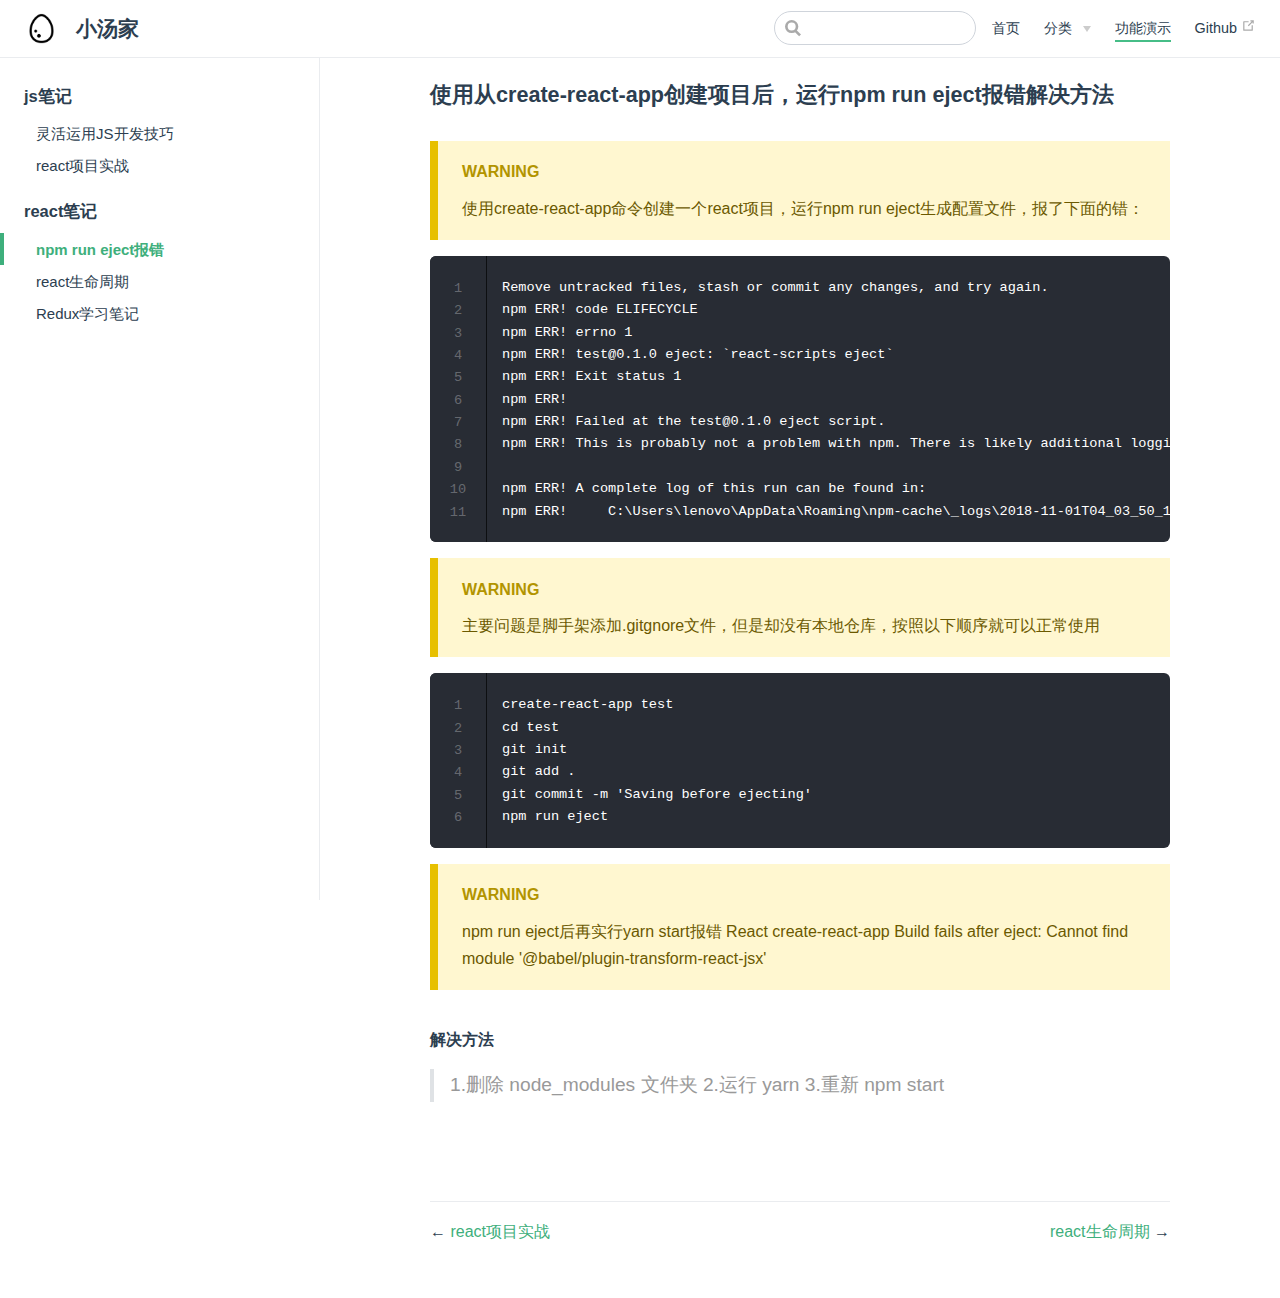
<file: pages/folder1/test3.html>
<!DOCTYPE html>
<html lang="en-US">
  <head>
    <meta charset="utf-8">
    <meta name="viewport" content="width=device-width,initial-scale=1">
    <title>使用从create-react-app创建项目后，运行npm run eject报错解决方法 | 小汤家</title>
    <meta name="description" content="小汤的前端记录">
    <link rel="icon" href="/egg.png">
    
    <link rel="preload" href="/assets/css/0.styles.b1f0db1c.css" as="style"><link rel="preload" href="/assets/js/app.4320b2ce.js" as="script"><link rel="preload" href="/assets/js/8.85468a1d.js" as="script"><link rel="prefetch" href="/assets/js/10.c7593f6d.js"><link rel="prefetch" href="/assets/js/11.6c035bb0.js"><link rel="prefetch" href="/assets/js/12.6e9a25b9.js"><link rel="prefetch" href="/assets/js/13.9f79441d.js"><link rel="prefetch" href="/assets/js/14.1eb4fa50.js"><link rel="prefetch" href="/assets/js/2.f7317857.js"><link rel="prefetch" href="/assets/js/3.e3bb3f95.js"><link rel="prefetch" href="/assets/js/4.53b5279b.js"><link rel="prefetch" href="/assets/js/5.d8ba811d.js"><link rel="prefetch" href="/assets/js/6.0c58296a.js"><link rel="prefetch" href="/assets/js/7.1b710f61.js"><link rel="prefetch" href="/assets/js/9.5268e8e8.js">
    <link rel="stylesheet" href="/assets/css/0.styles.b1f0db1c.css">
  </head>
  <body>
    <div id="app" data-server-rendered="true"><div class="theme-container"><header class="navbar"><div class="sidebar-button"><svg xmlns="http://www.w3.org/2000/svg" aria-hidden="true" role="img" viewBox="0 0 448 512" class="icon"><path fill="currentColor" d="M436 124H12c-6.627 0-12-5.373-12-12V80c0-6.627 5.373-12 12-12h424c6.627 0 12 5.373 12 12v32c0 6.627-5.373 12-12 12zm0 160H12c-6.627 0-12-5.373-12-12v-32c0-6.627 5.373-12 12-12h424c6.627 0 12 5.373 12 12v32c0 6.627-5.373 12-12 12zm0 160H12c-6.627 0-12-5.373-12-12v-32c0-6.627 5.373-12 12-12h424c6.627 0 12 5.373 12 12v32c0 6.627-5.373 12-12 12z"></path></svg></div> <a href="/" class="home-link router-link-active"><img src="/egg.png" alt="小汤家" class="logo"> <span class="site-name can-hide">小汤家</span></a> <div class="links" style="max-width:nullpx;"><div class="search-box"><input aria-label="Search" autocomplete="off" spellcheck="false" value=""> <!----></div> <nav class="nav-links can-hide"><div class="nav-item"><a href="/" class="nav-link">首页</a></div><div class="nav-item"><div class="dropdown-wrapper"><a class="dropdown-title"><span class="title">分类</span> <span class="arrow right"></span></a> <ul class="nav-dropdown" style="display:none;"><li class="dropdown-item"><!----> <a href="/pages/folder1/test1.html" class="nav-link">文章</a></li><li class="dropdown-item"><!----> <a href="/pages/folder2/test4.html" class="nav-link">杂碎</a></li></ul></div></div><div class="nav-item"><a href="/pages/folder1/test3.html" class="nav-link router-link-exact-active router-link-active">功能演示</a></div><div class="nav-item"><a href="https://github.com/dwanda" target="_blank" rel="noopener noreferrer" class="nav-link external">
  Github
  <svg xmlns="http://www.w3.org/2000/svg" aria-hidden="true" x="0px" y="0px" viewBox="0 0 100 100" width="15" height="15" class="icon outbound"><path fill="currentColor" d="M18.8,85.1h56l0,0c2.2,0,4-1.8,4-4v-32h-8v28h-48v-48h28v-8h-32l0,0c-2.2,0-4,1.8-4,4v56C14.8,83.3,16.6,85.1,18.8,85.1z"></path> <polygon fill="currentColor" points="45.7,48.7 51.3,54.3 77.2,28.5 77.2,37.2 85.2,37.2 85.2,14.9 62.8,14.9 62.8,22.9 71.5,22.9"></polygon></svg></a></div> <!----></nav></div></header> <div class="sidebar-mask"></div> <div class="sidebar"><nav class="nav-links"><div class="nav-item"><a href="/" class="nav-link">首页</a></div><div class="nav-item"><div class="dropdown-wrapper"><a class="dropdown-title"><span class="title">分类</span> <span class="arrow right"></span></a> <ul class="nav-dropdown" style="display:none;"><li class="dropdown-item"><!----> <a href="/pages/folder1/test1.html" class="nav-link">文章</a></li><li class="dropdown-item"><!----> <a href="/pages/folder2/test4.html" class="nav-link">杂碎</a></li></ul></div></div><div class="nav-item"><a href="/pages/folder1/test3.html" class="nav-link router-link-exact-active router-link-active">功能演示</a></div><div class="nav-item"><a href="https://github.com/dwanda" target="_blank" rel="noopener noreferrer" class="nav-link external">
  Github
  <svg xmlns="http://www.w3.org/2000/svg" aria-hidden="true" x="0px" y="0px" viewBox="0 0 100 100" width="15" height="15" class="icon outbound"><path fill="currentColor" d="M18.8,85.1h56l0,0c2.2,0,4-1.8,4-4v-32h-8v28h-48v-48h28v-8h-32l0,0c-2.2,0-4,1.8-4,4v56C14.8,83.3,16.6,85.1,18.8,85.1z"></path> <polygon fill="currentColor" points="45.7,48.7 51.3,54.3 77.2,28.5 77.2,37.2 85.2,37.2 85.2,14.9 62.8,14.9 62.8,22.9 71.5,22.9"></polygon></svg></a></div> <!----></nav>  <ul class="sidebar-links"><li><div class="sidebar-group first"><p class="sidebar-heading"><span>js笔记</span> <!----></p> <ul class="sidebar-group-items"><li><a href="/pages/folder1/test1.html" class="sidebar-link">灵活运用JS开发技巧</a></li><li><a href="/pages/folder1/test2.html" class="sidebar-link">react项目实战</a></li></ul></div></li><li><div class="sidebar-group"><p class="sidebar-heading open"><span>react笔记</span> <!----></p> <ul class="sidebar-group-items"><li><a href="/pages/folder1/test3.html" class="active sidebar-link">npm run eject报错</a><ul class="sidebar-sub-headers"></ul></li><li><a href="/pages/folder1/test6.html" class="sidebar-link">react生命周期</a></li><li><a href="/pages/folder1/test7.html" class="sidebar-link">Redux学习笔记</a></li></ul></div></li></ul> </div> <div class="page"> <div class="content"><h3 id="使用从create-react-app创建项目后，运行npm-run-eject报错解决方法"><a href="#使用从create-react-app创建项目后，运行npm-run-eject报错解决方法" aria-hidden="true" class="header-anchor">#</a> 使用从create-react-app创建项目后，运行npm run eject报错解决方法</h3> <div class="warning custom-block"><p class="custom-block-title">WARNING</p> <p>使用create-react-app命令创建一个react项目，运行npm run eject生成配置文件，报了下面的错：</p></div> <div class="language- line-numbers-mode"><pre class="language-text"><code>Remove untracked files, stash or commit any changes, and try again.
npm ERR! code ELIFECYCLE
npm ERR! errno 1
npm ERR! test@0.1.0 eject: `react-scripts eject`
npm ERR! Exit status 1
npm ERR!
npm ERR! Failed at the test@0.1.0 eject script.
npm ERR! This is probably not a problem with npm. There is likely additional logging output above.

npm ERR! A complete log of this run can be found in:
npm ERR!     C:\Users\lenovo\AppData\Roaming\npm-cache\_logs\2018-11-01T04_03_50_129Z-debug.log
</code></pre> <div class="line-numbers-wrapper"><span class="line-number">1</span><br><span class="line-number">2</span><br><span class="line-number">3</span><br><span class="line-number">4</span><br><span class="line-number">5</span><br><span class="line-number">6</span><br><span class="line-number">7</span><br><span class="line-number">8</span><br><span class="line-number">9</span><br><span class="line-number">10</span><br><span class="line-number">11</span><br></div></div><div class="warning custom-block"><p class="custom-block-title">WARNING</p> <p>主要问题是脚手架添加.gitgnore文件，但是却没有本地仓库，按照以下顺序就可以正常使用</p></div> <div class="language- line-numbers-mode"><pre class="language-text"><code>create-react-app test
cd test
git init
git add .
git commit -m 'Saving before ejecting'
npm run eject
</code></pre> <div class="line-numbers-wrapper"><span class="line-number">1</span><br><span class="line-number">2</span><br><span class="line-number">3</span><br><span class="line-number">4</span><br><span class="line-number">5</span><br><span class="line-number">6</span><br></div></div><div class="warning custom-block"><p class="custom-block-title">WARNING</p> <p>npm run eject后再实行yarn start报错
React create-react-app Build fails after eject: Cannot find module '@babel/plugin-transform-react-jsx'</p></div> <h4 id="解决方法"><a href="#解决方法" aria-hidden="true" class="header-anchor">#</a> 解决方法</h4> <blockquote><p>1.删除 node_modules 文件夹
2.运行 yarn
3.重新 npm start</p></blockquote></div> <div class="page-edit"><!----> <!----></div> <div class="page-nav"><p class="inner"><span class="prev">
        ←
        <a href="/pages/folder1/test2.html" class="prev">
          react项目实战
        </a></span> <span class="next"><a href="/pages/folder1/test6.html">
          react生命周期
        </a>
        →
      </span></p></div> </div> <!----></div></div>
    <script src="/assets/js/app.4320b2ce.js" defer></script><script src="/assets/js/8.85468a1d.js" defer></script>
  </body>
</html>
</file>
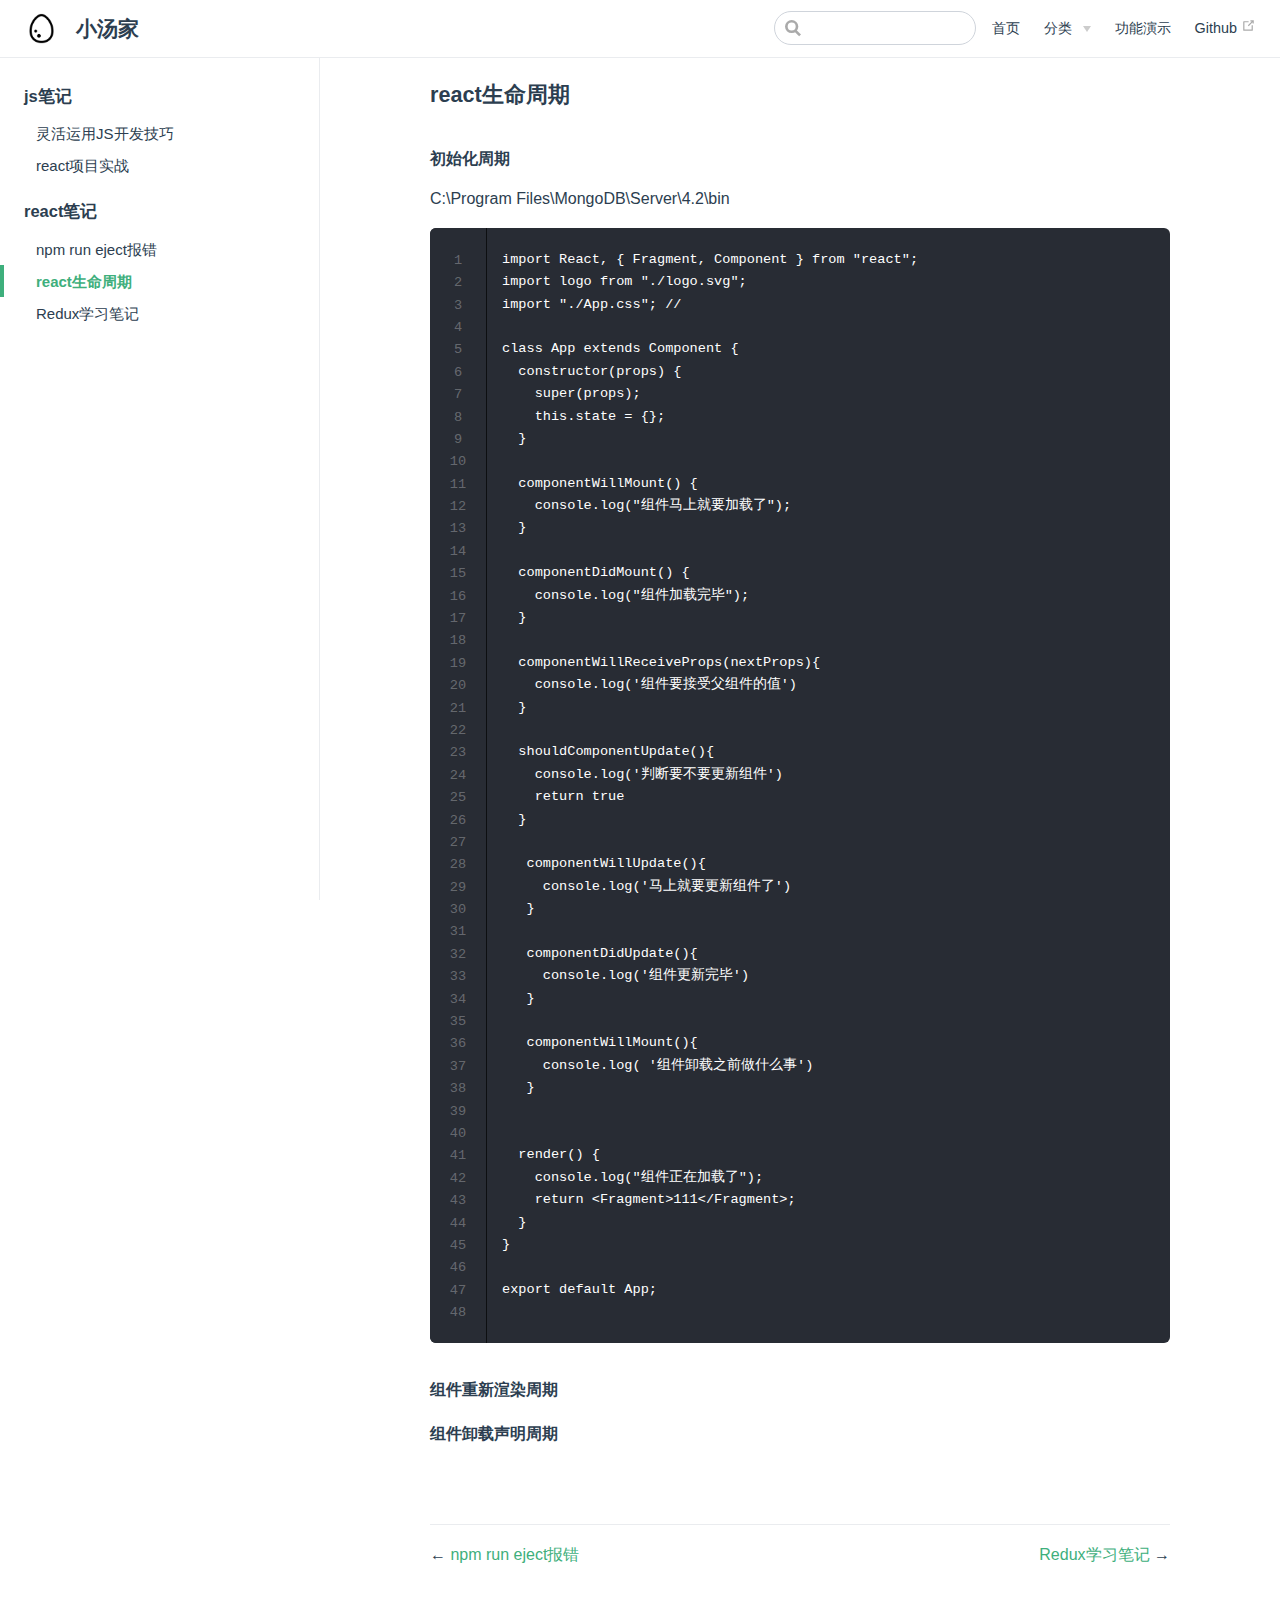
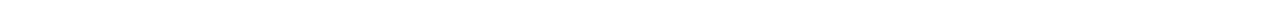
<file: pages/folder1/test6.html>
<!DOCTYPE html>
<html lang="en-US">
  <head>
    <meta charset="utf-8">
    <meta name="viewport" content="width=device-width,initial-scale=1">
    <title>react生命周期 | 小汤家</title>
    <meta name="description" content="小汤的前端记录">
    <link rel="icon" href="/egg.png">
    
    <link rel="preload" href="/assets/css/0.styles.b1f0db1c.css" as="style"><link rel="preload" href="/assets/js/app.4320b2ce.js" as="script"><link rel="preload" href="/assets/js/9.5268e8e8.js" as="script"><link rel="prefetch" href="/assets/js/10.c7593f6d.js"><link rel="prefetch" href="/assets/js/11.6c035bb0.js"><link rel="prefetch" href="/assets/js/12.6e9a25b9.js"><link rel="prefetch" href="/assets/js/13.9f79441d.js"><link rel="prefetch" href="/assets/js/14.1eb4fa50.js"><link rel="prefetch" href="/assets/js/2.f7317857.js"><link rel="prefetch" href="/assets/js/3.e3bb3f95.js"><link rel="prefetch" href="/assets/js/4.53b5279b.js"><link rel="prefetch" href="/assets/js/5.d8ba811d.js"><link rel="prefetch" href="/assets/js/6.0c58296a.js"><link rel="prefetch" href="/assets/js/7.1b710f61.js"><link rel="prefetch" href="/assets/js/8.85468a1d.js">
    <link rel="stylesheet" href="/assets/css/0.styles.b1f0db1c.css">
  </head>
  <body>
    <div id="app" data-server-rendered="true"><div class="theme-container"><header class="navbar"><div class="sidebar-button"><svg xmlns="http://www.w3.org/2000/svg" aria-hidden="true" role="img" viewBox="0 0 448 512" class="icon"><path fill="currentColor" d="M436 124H12c-6.627 0-12-5.373-12-12V80c0-6.627 5.373-12 12-12h424c6.627 0 12 5.373 12 12v32c0 6.627-5.373 12-12 12zm0 160H12c-6.627 0-12-5.373-12-12v-32c0-6.627 5.373-12 12-12h424c6.627 0 12 5.373 12 12v32c0 6.627-5.373 12-12 12zm0 160H12c-6.627 0-12-5.373-12-12v-32c0-6.627 5.373-12 12-12h424c6.627 0 12 5.373 12 12v32c0 6.627-5.373 12-12 12z"></path></svg></div> <a href="/" class="home-link router-link-active"><img src="/egg.png" alt="小汤家" class="logo"> <span class="site-name can-hide">小汤家</span></a> <div class="links" style="max-width:nullpx;"><div class="search-box"><input aria-label="Search" autocomplete="off" spellcheck="false" value=""> <!----></div> <nav class="nav-links can-hide"><div class="nav-item"><a href="/" class="nav-link">首页</a></div><div class="nav-item"><div class="dropdown-wrapper"><a class="dropdown-title"><span class="title">分类</span> <span class="arrow right"></span></a> <ul class="nav-dropdown" style="display:none;"><li class="dropdown-item"><!----> <a href="/pages/folder1/test1.html" class="nav-link">文章</a></li><li class="dropdown-item"><!----> <a href="/pages/folder2/test4.html" class="nav-link">杂碎</a></li></ul></div></div><div class="nav-item"><a href="/pages/folder1/test3.html" class="nav-link">功能演示</a></div><div class="nav-item"><a href="https://github.com/dwanda" target="_blank" rel="noopener noreferrer" class="nav-link external">
  Github
  <svg xmlns="http://www.w3.org/2000/svg" aria-hidden="true" x="0px" y="0px" viewBox="0 0 100 100" width="15" height="15" class="icon outbound"><path fill="currentColor" d="M18.8,85.1h56l0,0c2.2,0,4-1.8,4-4v-32h-8v28h-48v-48h28v-8h-32l0,0c-2.2,0-4,1.8-4,4v56C14.8,83.3,16.6,85.1,18.8,85.1z"></path> <polygon fill="currentColor" points="45.7,48.7 51.3,54.3 77.2,28.5 77.2,37.2 85.2,37.2 85.2,14.9 62.8,14.9 62.8,22.9 71.5,22.9"></polygon></svg></a></div> <!----></nav></div></header> <div class="sidebar-mask"></div> <div class="sidebar"><nav class="nav-links"><div class="nav-item"><a href="/" class="nav-link">首页</a></div><div class="nav-item"><div class="dropdown-wrapper"><a class="dropdown-title"><span class="title">分类</span> <span class="arrow right"></span></a> <ul class="nav-dropdown" style="display:none;"><li class="dropdown-item"><!----> <a href="/pages/folder1/test1.html" class="nav-link">文章</a></li><li class="dropdown-item"><!----> <a href="/pages/folder2/test4.html" class="nav-link">杂碎</a></li></ul></div></div><div class="nav-item"><a href="/pages/folder1/test3.html" class="nav-link">功能演示</a></div><div class="nav-item"><a href="https://github.com/dwanda" target="_blank" rel="noopener noreferrer" class="nav-link external">
  Github
  <svg xmlns="http://www.w3.org/2000/svg" aria-hidden="true" x="0px" y="0px" viewBox="0 0 100 100" width="15" height="15" class="icon outbound"><path fill="currentColor" d="M18.8,85.1h56l0,0c2.2,0,4-1.8,4-4v-32h-8v28h-48v-48h28v-8h-32l0,0c-2.2,0-4,1.8-4,4v56C14.8,83.3,16.6,85.1,18.8,85.1z"></path> <polygon fill="currentColor" points="45.7,48.7 51.3,54.3 77.2,28.5 77.2,37.2 85.2,37.2 85.2,14.9 62.8,14.9 62.8,22.9 71.5,22.9"></polygon></svg></a></div> <!----></nav>  <ul class="sidebar-links"><li><div class="sidebar-group first"><p class="sidebar-heading"><span>js笔记</span> <!----></p> <ul class="sidebar-group-items"><li><a href="/pages/folder1/test1.html" class="sidebar-link">灵活运用JS开发技巧</a></li><li><a href="/pages/folder1/test2.html" class="sidebar-link">react项目实战</a></li></ul></div></li><li><div class="sidebar-group"><p class="sidebar-heading open"><span>react笔记</span> <!----></p> <ul class="sidebar-group-items"><li><a href="/pages/folder1/test3.html" class="sidebar-link">npm run eject报错</a></li><li><a href="/pages/folder1/test6.html" class="active sidebar-link">react生命周期</a><ul class="sidebar-sub-headers"></ul></li><li><a href="/pages/folder1/test7.html" class="sidebar-link">Redux学习笔记</a></li></ul></div></li></ul> </div> <div class="page"> <div class="content"><h3 id="react生命周期"><a href="#react生命周期" aria-hidden="true" class="header-anchor">#</a> react生命周期</h3> <h4 id="初始化周期"><a href="#初始化周期" aria-hidden="true" class="header-anchor">#</a> 初始化周期</h4> <p>C:\Program Files\MongoDB\Server\4.2\bin</p> <div class="language- line-numbers-mode"><pre class="language-text"><code>import React, { Fragment, Component } from &quot;react&quot;;
import logo from &quot;./logo.svg&quot;;
import &quot;./App.css&quot;; //

class App extends Component {
  constructor(props) {
    super(props);
    this.state = {};
  }

  componentWillMount() {
    console.log(&quot;组件马上就要加载了&quot;);
  }

  componentDidMount() {
    console.log(&quot;组件加载完毕&quot;);
  }

  componentWillReceiveProps(nextProps){
    console.log('组件要接受父组件的值')
  }

  shouldComponentUpdate(){
    console.log('判断要不要更新组件')
    return true
  }

   componentWillUpdate(){
     console.log('马上就要更新组件了')
   }

   componentDidUpdate(){
     console.log('组件更新完毕')
   }
   
   componentWillMount(){
     console.log( '组件卸载之前做什么事')
   }


  render() {
    console.log(&quot;组件正在加载了&quot;);
    return &lt;Fragment&gt;111&lt;/Fragment&gt;;
  }
}

export default App;

</code></pre> <div class="line-numbers-wrapper"><span class="line-number">1</span><br><span class="line-number">2</span><br><span class="line-number">3</span><br><span class="line-number">4</span><br><span class="line-number">5</span><br><span class="line-number">6</span><br><span class="line-number">7</span><br><span class="line-number">8</span><br><span class="line-number">9</span><br><span class="line-number">10</span><br><span class="line-number">11</span><br><span class="line-number">12</span><br><span class="line-number">13</span><br><span class="line-number">14</span><br><span class="line-number">15</span><br><span class="line-number">16</span><br><span class="line-number">17</span><br><span class="line-number">18</span><br><span class="line-number">19</span><br><span class="line-number">20</span><br><span class="line-number">21</span><br><span class="line-number">22</span><br><span class="line-number">23</span><br><span class="line-number">24</span><br><span class="line-number">25</span><br><span class="line-number">26</span><br><span class="line-number">27</span><br><span class="line-number">28</span><br><span class="line-number">29</span><br><span class="line-number">30</span><br><span class="line-number">31</span><br><span class="line-number">32</span><br><span class="line-number">33</span><br><span class="line-number">34</span><br><span class="line-number">35</span><br><span class="line-number">36</span><br><span class="line-number">37</span><br><span class="line-number">38</span><br><span class="line-number">39</span><br><span class="line-number">40</span><br><span class="line-number">41</span><br><span class="line-number">42</span><br><span class="line-number">43</span><br><span class="line-number">44</span><br><span class="line-number">45</span><br><span class="line-number">46</span><br><span class="line-number">47</span><br><span class="line-number">48</span><br></div></div><h4 id="组件重新渲染周期"><a href="#组件重新渲染周期" aria-hidden="true" class="header-anchor">#</a> 组件重新渲染周期</h4> <h4 id="组件卸载声明周期"><a href="#组件卸载声明周期" aria-hidden="true" class="header-anchor">#</a> 组件卸载声明周期</h4></div> <div class="page-edit"><!----> <!----></div> <div class="page-nav"><p class="inner"><span class="prev">
        ←
        <a href="/pages/folder1/test3.html" class="prev">
          npm run eject报错
        </a></span> <span class="next"><a href="/pages/folder1/test7.html">
          Redux学习笔记
        </a>
        →
      </span></p></div> </div> <!----></div></div>
    <script src="/assets/js/app.4320b2ce.js" defer></script><script src="/assets/js/9.5268e8e8.js" defer></script>
  </body>
</html>
</file>
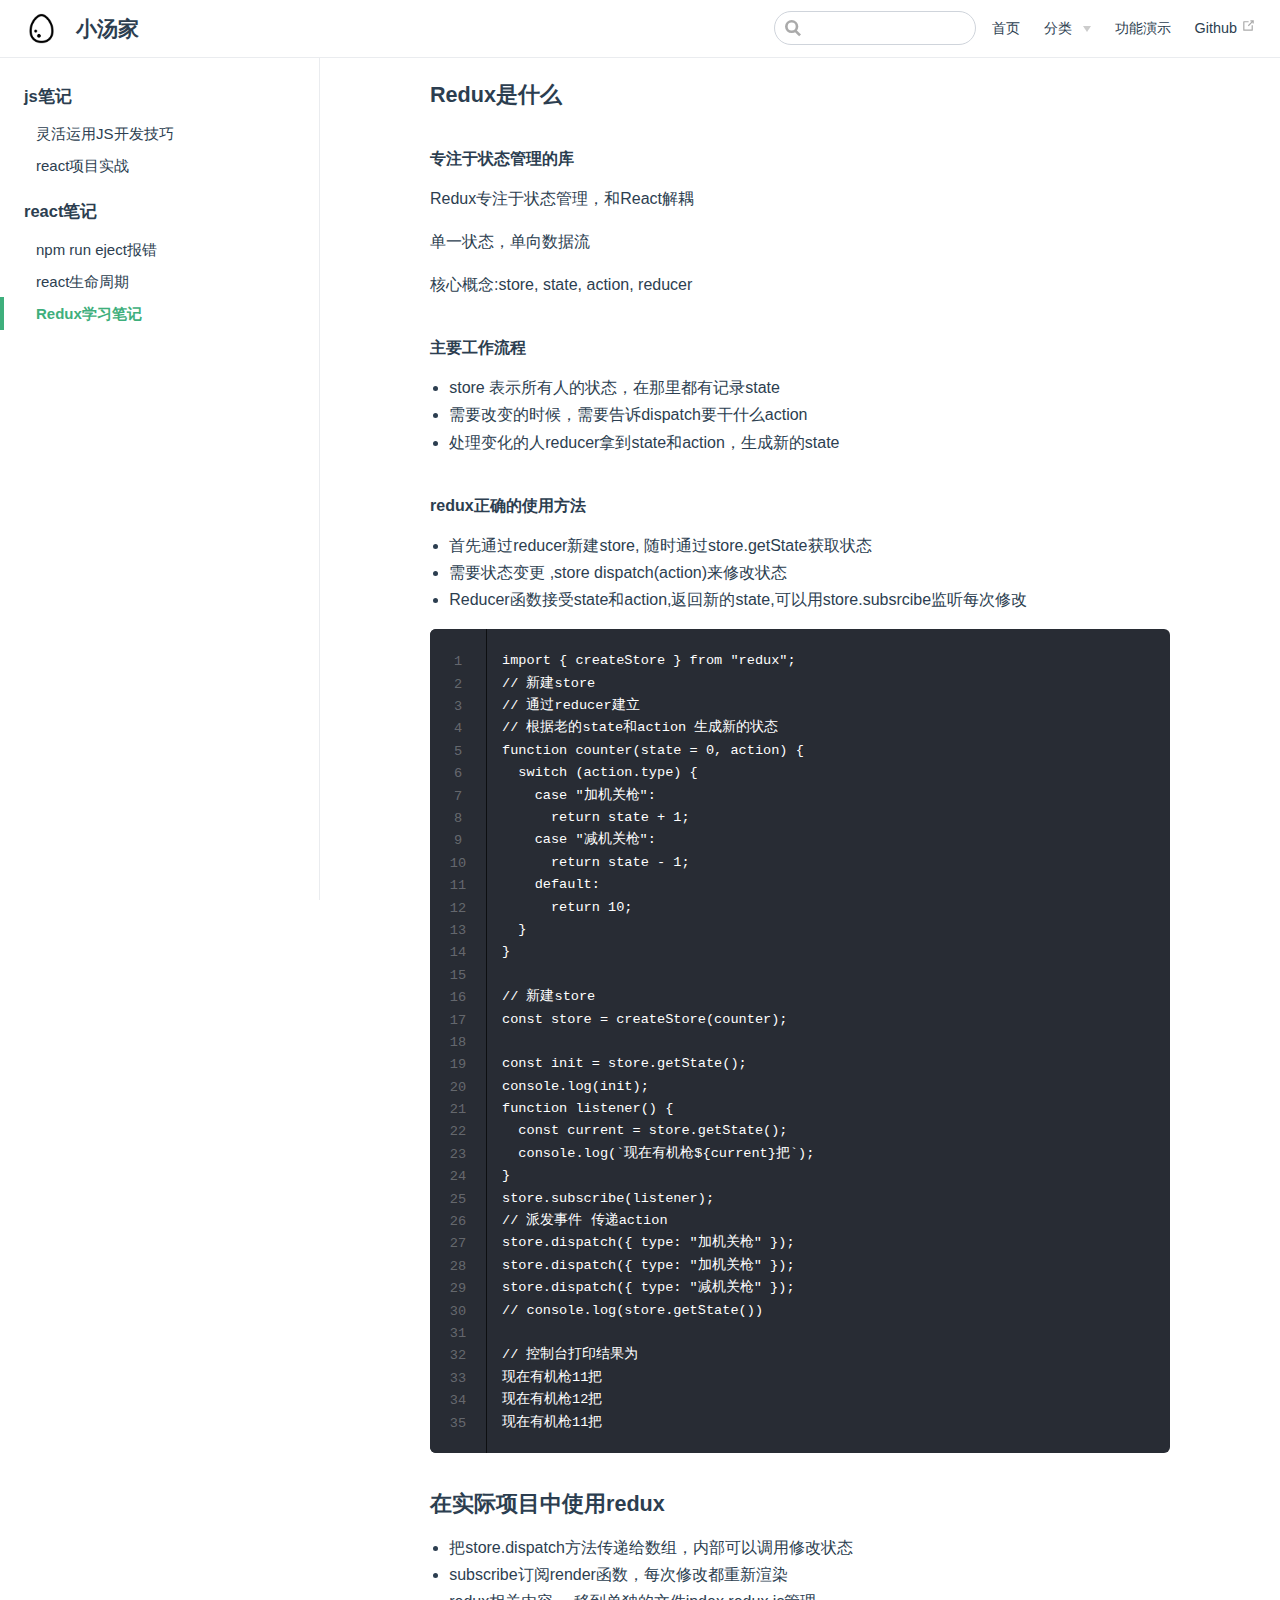
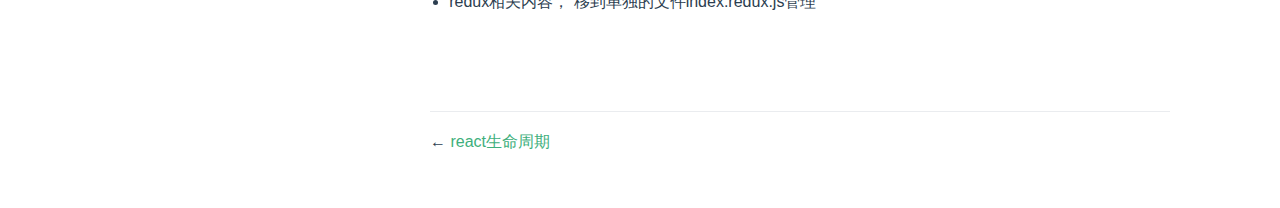
<file: pages/folder1/test7.html>
<!DOCTYPE html>
<html lang="en-US">
  <head>
    <meta charset="utf-8">
    <meta name="viewport" content="width=device-width,initial-scale=1">
    <title>Redux是什么 | 小汤家</title>
    <meta name="description" content="小汤的前端记录">
    <link rel="icon" href="/egg.png">
    
    <link rel="preload" href="/assets/css/0.styles.b1f0db1c.css" as="style"><link rel="preload" href="/assets/js/app.4320b2ce.js" as="script"><link rel="preload" href="/assets/js/10.c7593f6d.js" as="script"><link rel="prefetch" href="/assets/js/11.6c035bb0.js"><link rel="prefetch" href="/assets/js/12.6e9a25b9.js"><link rel="prefetch" href="/assets/js/13.9f79441d.js"><link rel="prefetch" href="/assets/js/14.1eb4fa50.js"><link rel="prefetch" href="/assets/js/2.f7317857.js"><link rel="prefetch" href="/assets/js/3.e3bb3f95.js"><link rel="prefetch" href="/assets/js/4.53b5279b.js"><link rel="prefetch" href="/assets/js/5.d8ba811d.js"><link rel="prefetch" href="/assets/js/6.0c58296a.js"><link rel="prefetch" href="/assets/js/7.1b710f61.js"><link rel="prefetch" href="/assets/js/8.85468a1d.js"><link rel="prefetch" href="/assets/js/9.5268e8e8.js">
    <link rel="stylesheet" href="/assets/css/0.styles.b1f0db1c.css">
  </head>
  <body>
    <div id="app" data-server-rendered="true"><div class="theme-container"><header class="navbar"><div class="sidebar-button"><svg xmlns="http://www.w3.org/2000/svg" aria-hidden="true" role="img" viewBox="0 0 448 512" class="icon"><path fill="currentColor" d="M436 124H12c-6.627 0-12-5.373-12-12V80c0-6.627 5.373-12 12-12h424c6.627 0 12 5.373 12 12v32c0 6.627-5.373 12-12 12zm0 160H12c-6.627 0-12-5.373-12-12v-32c0-6.627 5.373-12 12-12h424c6.627 0 12 5.373 12 12v32c0 6.627-5.373 12-12 12zm0 160H12c-6.627 0-12-5.373-12-12v-32c0-6.627 5.373-12 12-12h424c6.627 0 12 5.373 12 12v32c0 6.627-5.373 12-12 12z"></path></svg></div> <a href="/" class="home-link router-link-active"><img src="/egg.png" alt="小汤家" class="logo"> <span class="site-name can-hide">小汤家</span></a> <div class="links" style="max-width:nullpx;"><div class="search-box"><input aria-label="Search" autocomplete="off" spellcheck="false" value=""> <!----></div> <nav class="nav-links can-hide"><div class="nav-item"><a href="/" class="nav-link">首页</a></div><div class="nav-item"><div class="dropdown-wrapper"><a class="dropdown-title"><span class="title">分类</span> <span class="arrow right"></span></a> <ul class="nav-dropdown" style="display:none;"><li class="dropdown-item"><!----> <a href="/pages/folder1/test1.html" class="nav-link">文章</a></li><li class="dropdown-item"><!----> <a href="/pages/folder2/test4.html" class="nav-link">杂碎</a></li></ul></div></div><div class="nav-item"><a href="/pages/folder1/test3.html" class="nav-link">功能演示</a></div><div class="nav-item"><a href="https://github.com/dwanda" target="_blank" rel="noopener noreferrer" class="nav-link external">
  Github
  <svg xmlns="http://www.w3.org/2000/svg" aria-hidden="true" x="0px" y="0px" viewBox="0 0 100 100" width="15" height="15" class="icon outbound"><path fill="currentColor" d="M18.8,85.1h56l0,0c2.2,0,4-1.8,4-4v-32h-8v28h-48v-48h28v-8h-32l0,0c-2.2,0-4,1.8-4,4v56C14.8,83.3,16.6,85.1,18.8,85.1z"></path> <polygon fill="currentColor" points="45.7,48.7 51.3,54.3 77.2,28.5 77.2,37.2 85.2,37.2 85.2,14.9 62.8,14.9 62.8,22.9 71.5,22.9"></polygon></svg></a></div> <!----></nav></div></header> <div class="sidebar-mask"></div> <div class="sidebar"><nav class="nav-links"><div class="nav-item"><a href="/" class="nav-link">首页</a></div><div class="nav-item"><div class="dropdown-wrapper"><a class="dropdown-title"><span class="title">分类</span> <span class="arrow right"></span></a> <ul class="nav-dropdown" style="display:none;"><li class="dropdown-item"><!----> <a href="/pages/folder1/test1.html" class="nav-link">文章</a></li><li class="dropdown-item"><!----> <a href="/pages/folder2/test4.html" class="nav-link">杂碎</a></li></ul></div></div><div class="nav-item"><a href="/pages/folder1/test3.html" class="nav-link">功能演示</a></div><div class="nav-item"><a href="https://github.com/dwanda" target="_blank" rel="noopener noreferrer" class="nav-link external">
  Github
  <svg xmlns="http://www.w3.org/2000/svg" aria-hidden="true" x="0px" y="0px" viewBox="0 0 100 100" width="15" height="15" class="icon outbound"><path fill="currentColor" d="M18.8,85.1h56l0,0c2.2,0,4-1.8,4-4v-32h-8v28h-48v-48h28v-8h-32l0,0c-2.2,0-4,1.8-4,4v56C14.8,83.3,16.6,85.1,18.8,85.1z"></path> <polygon fill="currentColor" points="45.7,48.7 51.3,54.3 77.2,28.5 77.2,37.2 85.2,37.2 85.2,14.9 62.8,14.9 62.8,22.9 71.5,22.9"></polygon></svg></a></div> <!----></nav>  <ul class="sidebar-links"><li><div class="sidebar-group first"><p class="sidebar-heading"><span>js笔记</span> <!----></p> <ul class="sidebar-group-items"><li><a href="/pages/folder1/test1.html" class="sidebar-link">灵活运用JS开发技巧</a></li><li><a href="/pages/folder1/test2.html" class="sidebar-link">react项目实战</a></li></ul></div></li><li><div class="sidebar-group"><p class="sidebar-heading open"><span>react笔记</span> <!----></p> <ul class="sidebar-group-items"><li><a href="/pages/folder1/test3.html" class="sidebar-link">npm run eject报错</a></li><li><a href="/pages/folder1/test6.html" class="sidebar-link">react生命周期</a></li><li><a href="/pages/folder1/test7.html" class="active sidebar-link">Redux学习笔记</a><ul class="sidebar-sub-headers"></ul></li></ul></div></li></ul> </div> <div class="page"> <div class="content"><h3 id="redux是什么"><a href="#redux是什么" aria-hidden="true" class="header-anchor">#</a> Redux是什么</h3> <h4 id="专注于状态管理的库"><a href="#专注于状态管理的库" aria-hidden="true" class="header-anchor">#</a> 专注于状态管理的库</h4> <p>Redux专注于状态管理，和React解耦</p> <p>单一状态，单向数据流</p> <p>核心概念:store, state, action, reducer</p> <h4 id="主要工作流程"><a href="#主要工作流程" aria-hidden="true" class="header-anchor">#</a> 主要工作流程</h4> <ul><li>store 表示所有人的状态，在那里都有记录state</li> <li>需要改变的时候，需要告诉dispatch要干什么action</li> <li>处理变化的人reducer拿到state和action，生成新的state</li></ul> <h4 id="redux正确的使用方法"><a href="#redux正确的使用方法" aria-hidden="true" class="header-anchor">#</a> redux正确的使用方法</h4> <ul><li>首先通过reducer新建store, 随时通过store.getState获取状态</li> <li>需要状态变更 ,store dispatch(action)来修改状态</li> <li>Reducer函数接受state和action,返回新的state,可以用store.subsrcibe监听每次修改</li></ul> <div class="language- line-numbers-mode"><pre class="language-text"><code>import { createStore } from &quot;redux&quot;;
// 新建store
// 通过reducer建立
// 根据老的state和action 生成新的状态
function counter(state = 0, action) {
  switch (action.type) {
    case &quot;加机关枪&quot;:
      return state + 1;
    case &quot;减机关枪&quot;:
      return state - 1;
    default:
      return 10;
  }
}

// 新建store
const store = createStore(counter);

const init = store.getState();
console.log(init);
function listener() {
  const current = store.getState();
  console.log(`现在有机枪${current}把`);
}
store.subscribe(listener);
// 派发事件 传递action
store.dispatch({ type: &quot;加机关枪&quot; });
store.dispatch({ type: &quot;加机关枪&quot; });
store.dispatch({ type: &quot;减机关枪&quot; });
// console.log(store.getState())

// 控制台打印结果为
现在有机枪11把
现在有机枪12把
现在有机枪11把
</code></pre> <div class="line-numbers-wrapper"><span class="line-number">1</span><br><span class="line-number">2</span><br><span class="line-number">3</span><br><span class="line-number">4</span><br><span class="line-number">5</span><br><span class="line-number">6</span><br><span class="line-number">7</span><br><span class="line-number">8</span><br><span class="line-number">9</span><br><span class="line-number">10</span><br><span class="line-number">11</span><br><span class="line-number">12</span><br><span class="line-number">13</span><br><span class="line-number">14</span><br><span class="line-number">15</span><br><span class="line-number">16</span><br><span class="line-number">17</span><br><span class="line-number">18</span><br><span class="line-number">19</span><br><span class="line-number">20</span><br><span class="line-number">21</span><br><span class="line-number">22</span><br><span class="line-number">23</span><br><span class="line-number">24</span><br><span class="line-number">25</span><br><span class="line-number">26</span><br><span class="line-number">27</span><br><span class="line-number">28</span><br><span class="line-number">29</span><br><span class="line-number">30</span><br><span class="line-number">31</span><br><span class="line-number">32</span><br><span class="line-number">33</span><br><span class="line-number">34</span><br><span class="line-number">35</span><br></div></div><h3 id="在实际项目中使用redux"><a href="#在实际项目中使用redux" aria-hidden="true" class="header-anchor">#</a> 在实际项目中使用redux</h3> <ul><li>把store.dispatch方法传递给数组，内部可以调用修改状态</li> <li>subscribe订阅render函数，每次修改都重新渲染</li> <li>redux相关内容， 移到单独的文件index.redux.js管理</li></ul></div> <div class="page-edit"><!----> <!----></div> <div class="page-nav"><p class="inner"><span class="prev">
        ←
        <a href="/pages/folder1/test6.html" class="prev">
          react生命周期
        </a></span> <!----></p></div> </div> <!----></div></div>
    <script src="/assets/js/app.4320b2ce.js" defer></script><script src="/assets/js/10.c7593f6d.js" defer></script>
  </body>
</html>
</file>
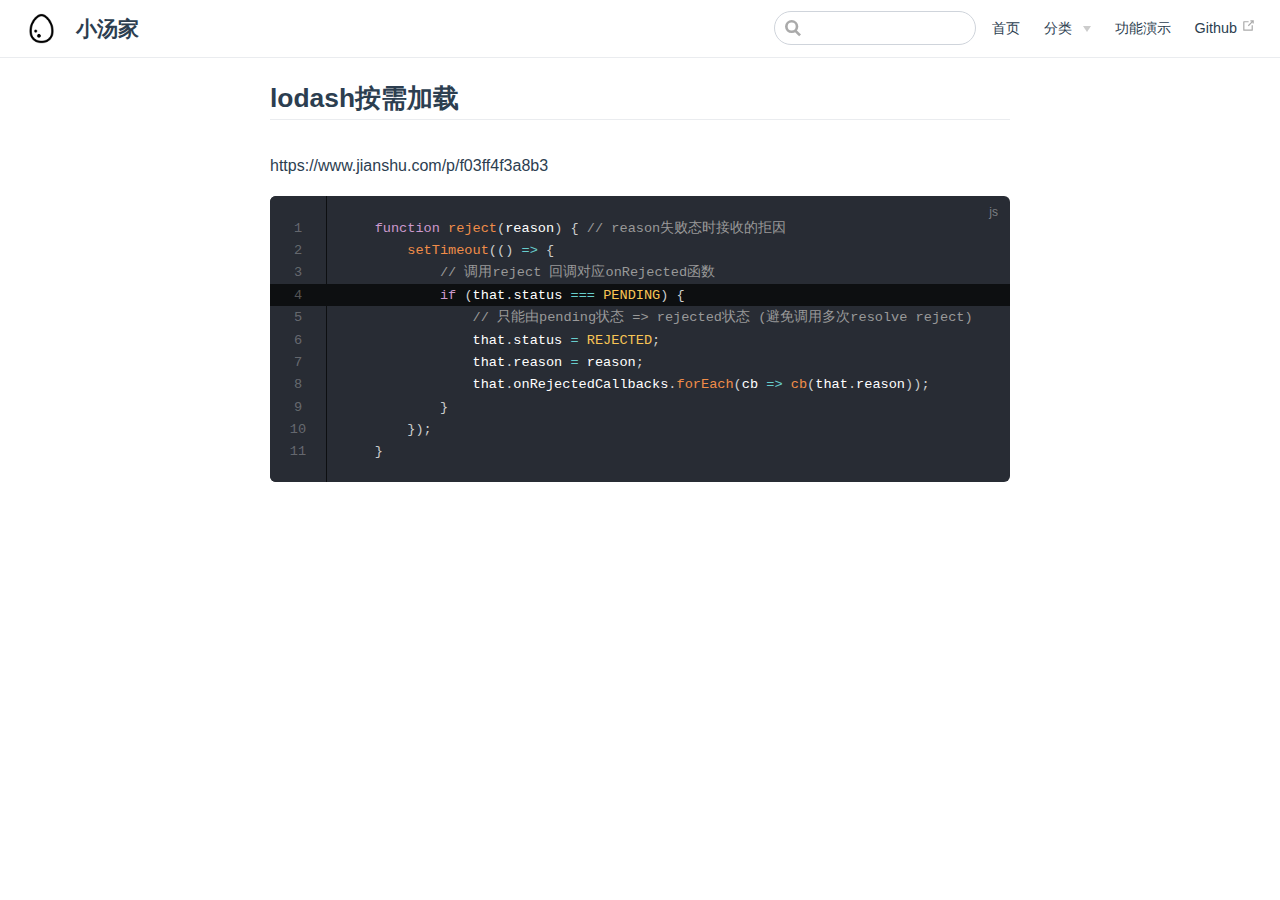
<file: pages/folder2/test4.html>
<!DOCTYPE html>
<html lang="en-US">
  <head>
    <meta charset="utf-8">
    <meta name="viewport" content="width=device-width,initial-scale=1">
    <title>lodash按需加载 | 小汤家</title>
    <meta name="description" content="小汤的前端记录">
    <link rel="icon" href="/egg.png">
    
    <link rel="preload" href="/assets/css/0.styles.b1f0db1c.css" as="style"><link rel="preload" href="/assets/js/app.4320b2ce.js" as="script"><link rel="preload" href="/assets/js/11.6c035bb0.js" as="script"><link rel="prefetch" href="/assets/js/10.c7593f6d.js"><link rel="prefetch" href="/assets/js/12.6e9a25b9.js"><link rel="prefetch" href="/assets/js/13.9f79441d.js"><link rel="prefetch" href="/assets/js/14.1eb4fa50.js"><link rel="prefetch" href="/assets/js/2.f7317857.js"><link rel="prefetch" href="/assets/js/3.e3bb3f95.js"><link rel="prefetch" href="/assets/js/4.53b5279b.js"><link rel="prefetch" href="/assets/js/5.d8ba811d.js"><link rel="prefetch" href="/assets/js/6.0c58296a.js"><link rel="prefetch" href="/assets/js/7.1b710f61.js"><link rel="prefetch" href="/assets/js/8.85468a1d.js"><link rel="prefetch" href="/assets/js/9.5268e8e8.js">
    <link rel="stylesheet" href="/assets/css/0.styles.b1f0db1c.css">
  </head>
  <body>
    <div id="app" data-server-rendered="true"><div class="theme-container no-sidebar"><header class="navbar"><div class="sidebar-button"><svg xmlns="http://www.w3.org/2000/svg" aria-hidden="true" role="img" viewBox="0 0 448 512" class="icon"><path fill="currentColor" d="M436 124H12c-6.627 0-12-5.373-12-12V80c0-6.627 5.373-12 12-12h424c6.627 0 12 5.373 12 12v32c0 6.627-5.373 12-12 12zm0 160H12c-6.627 0-12-5.373-12-12v-32c0-6.627 5.373-12 12-12h424c6.627 0 12 5.373 12 12v32c0 6.627-5.373 12-12 12zm0 160H12c-6.627 0-12-5.373-12-12v-32c0-6.627 5.373-12 12-12h424c6.627 0 12 5.373 12 12v32c0 6.627-5.373 12-12 12z"></path></svg></div> <a href="/" class="home-link router-link-active"><img src="/egg.png" alt="小汤家" class="logo"> <span class="site-name can-hide">小汤家</span></a> <div class="links" style="max-width:nullpx;"><div class="search-box"><input aria-label="Search" autocomplete="off" spellcheck="false" value=""> <!----></div> <nav class="nav-links can-hide"><div class="nav-item"><a href="/" class="nav-link">首页</a></div><div class="nav-item"><div class="dropdown-wrapper"><a class="dropdown-title"><span class="title">分类</span> <span class="arrow right"></span></a> <ul class="nav-dropdown" style="display:none;"><li class="dropdown-item"><!----> <a href="/pages/folder1/test1.html" class="nav-link">文章</a></li><li class="dropdown-item"><!----> <a href="/pages/folder2/test4.html" class="nav-link router-link-exact-active router-link-active">杂碎</a></li></ul></div></div><div class="nav-item"><a href="/pages/folder1/test3.html" class="nav-link">功能演示</a></div><div class="nav-item"><a href="https://github.com/dwanda" target="_blank" rel="noopener noreferrer" class="nav-link external">
  Github
  <svg xmlns="http://www.w3.org/2000/svg" aria-hidden="true" x="0px" y="0px" viewBox="0 0 100 100" width="15" height="15" class="icon outbound"><path fill="currentColor" d="M18.8,85.1h56l0,0c2.2,0,4-1.8,4-4v-32h-8v28h-48v-48h28v-8h-32l0,0c-2.2,0-4,1.8-4,4v56C14.8,83.3,16.6,85.1,18.8,85.1z"></path> <polygon fill="currentColor" points="45.7,48.7 51.3,54.3 77.2,28.5 77.2,37.2 85.2,37.2 85.2,14.9 62.8,14.9 62.8,22.9 71.5,22.9"></polygon></svg></a></div> <!----></nav></div></header> <div class="sidebar-mask"></div> <div class="sidebar"><nav class="nav-links"><div class="nav-item"><a href="/" class="nav-link">首页</a></div><div class="nav-item"><div class="dropdown-wrapper"><a class="dropdown-title"><span class="title">分类</span> <span class="arrow right"></span></a> <ul class="nav-dropdown" style="display:none;"><li class="dropdown-item"><!----> <a href="/pages/folder1/test1.html" class="nav-link">文章</a></li><li class="dropdown-item"><!----> <a href="/pages/folder2/test4.html" class="nav-link router-link-exact-active router-link-active">杂碎</a></li></ul></div></div><div class="nav-item"><a href="/pages/folder1/test3.html" class="nav-link">功能演示</a></div><div class="nav-item"><a href="https://github.com/dwanda" target="_blank" rel="noopener noreferrer" class="nav-link external">
  Github
  <svg xmlns="http://www.w3.org/2000/svg" aria-hidden="true" x="0px" y="0px" viewBox="0 0 100 100" width="15" height="15" class="icon outbound"><path fill="currentColor" d="M18.8,85.1h56l0,0c2.2,0,4-1.8,4-4v-32h-8v28h-48v-48h28v-8h-32l0,0c-2.2,0-4,1.8-4,4v56C14.8,83.3,16.6,85.1,18.8,85.1z"></path> <polygon fill="currentColor" points="45.7,48.7 51.3,54.3 77.2,28.5 77.2,37.2 85.2,37.2 85.2,14.9 62.8,14.9 62.8,22.9 71.5,22.9"></polygon></svg></a></div> <!----></nav>  <!----> </div> <div class="page"> <div class="content"><h2 id="lodash按需加载"><a href="#lodash按需加载" aria-hidden="true" class="header-anchor">#</a> lodash按需加载</h2> <p>https://www.jianshu.com/p/f03ff4f3a8b3</p> <div class="language-js line-numbers-mode"><div class="highlight-lines"><br><br><br><div class="highlighted"> </div><br><br><br><br><br><br><br><br></div><pre class="language-js"><code>    <span class="token keyword">function</span> <span class="token function">reject</span><span class="token punctuation">(</span>reason<span class="token punctuation">)</span> <span class="token punctuation">{</span> <span class="token comment">// reason失败态时接收的拒因</span>
        <span class="token function">setTimeout</span><span class="token punctuation">(</span><span class="token punctuation">(</span><span class="token punctuation">)</span> <span class="token operator">=&gt;</span> <span class="token punctuation">{</span>
            <span class="token comment">// 调用reject 回调对应onRejected函数</span>
            <span class="token keyword">if</span> <span class="token punctuation">(</span>that<span class="token punctuation">.</span>status <span class="token operator">===</span> <span class="token constant">PENDING</span><span class="token punctuation">)</span> <span class="token punctuation">{</span>
                <span class="token comment">// 只能由pending状态 =&gt; rejected状态 (避免调用多次resolve reject)</span>
                that<span class="token punctuation">.</span>status <span class="token operator">=</span> <span class="token constant">REJECTED</span><span class="token punctuation">;</span>
                that<span class="token punctuation">.</span>reason <span class="token operator">=</span> reason<span class="token punctuation">;</span>
                that<span class="token punctuation">.</span>onRejectedCallbacks<span class="token punctuation">.</span><span class="token function">forEach</span><span class="token punctuation">(</span>cb <span class="token operator">=&gt;</span> <span class="token function">cb</span><span class="token punctuation">(</span>that<span class="token punctuation">.</span>reason<span class="token punctuation">)</span><span class="token punctuation">)</span><span class="token punctuation">;</span>
            <span class="token punctuation">}</span>
        <span class="token punctuation">}</span><span class="token punctuation">)</span><span class="token punctuation">;</span>
    <span class="token punctuation">}</span>
</code></pre><div class="line-numbers-wrapper"><span class="line-number">1</span><br><span class="line-number">2</span><br><span class="line-number">3</span><br><span class="line-number">4</span><br><span class="line-number">5</span><br><span class="line-number">6</span><br><span class="line-number">7</span><br><span class="line-number">8</span><br><span class="line-number">9</span><br><span class="line-number">10</span><br><span class="line-number">11</span><br></div></div></div> <div class="page-edit"><!----> <!----></div> <!----> </div> <!----></div></div>
    <script src="/assets/js/app.4320b2ce.js" defer></script><script src="/assets/js/11.6c035bb0.js" defer></script>
  </body>
</html>
</file>
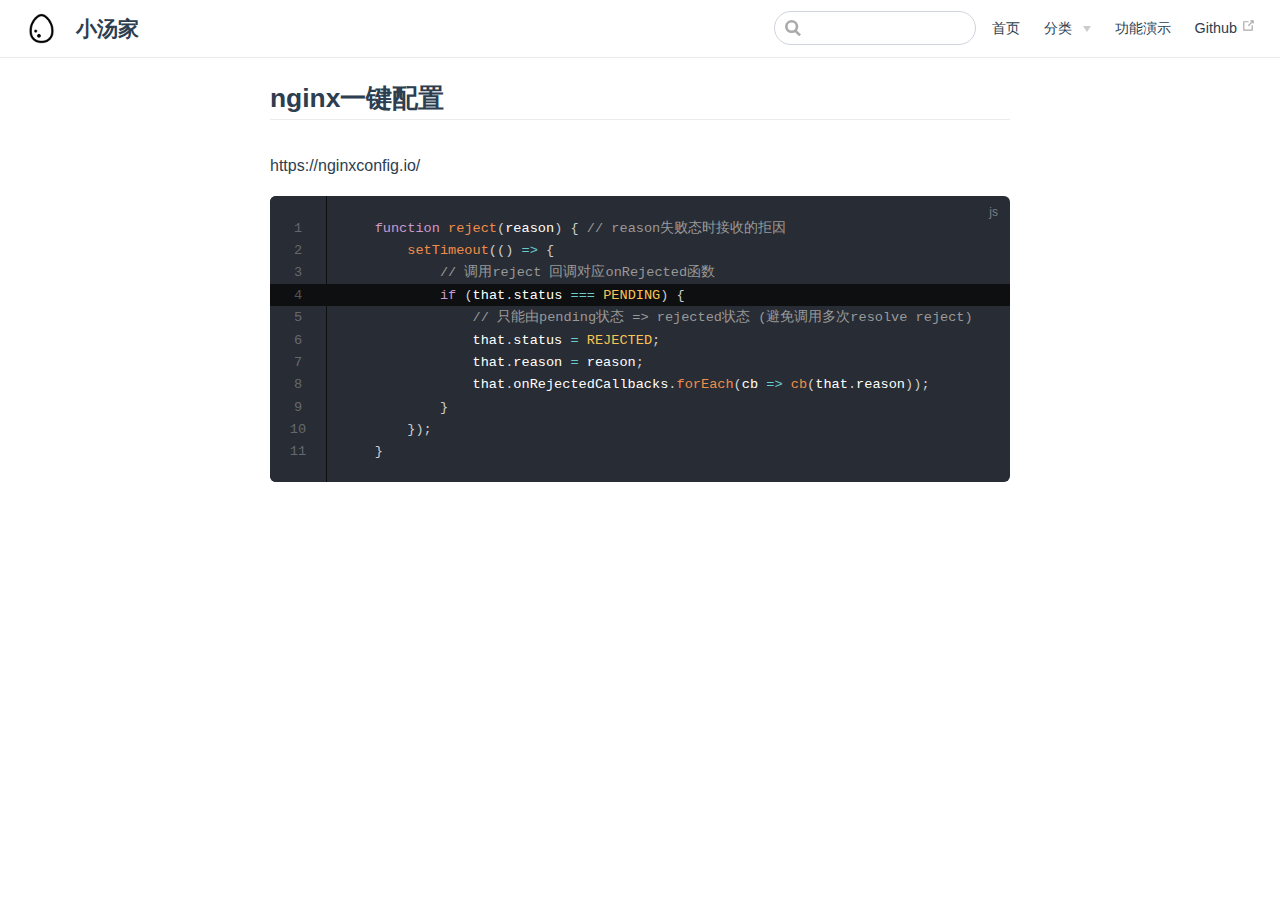
<file: pages/folder2/test5.html>
<!DOCTYPE html>
<html lang="en-US">
  <head>
    <meta charset="utf-8">
    <meta name="viewport" content="width=device-width,initial-scale=1">
    <title>nginx一键配置 | 小汤家</title>
    <meta name="description" content="小汤的前端记录">
    <link rel="icon" href="/egg.png">
    
    <link rel="preload" href="/assets/css/0.styles.b1f0db1c.css" as="style"><link rel="preload" href="/assets/js/app.4320b2ce.js" as="script"><link rel="preload" href="/assets/js/12.6e9a25b9.js" as="script"><link rel="prefetch" href="/assets/js/10.c7593f6d.js"><link rel="prefetch" href="/assets/js/11.6c035bb0.js"><link rel="prefetch" href="/assets/js/13.9f79441d.js"><link rel="prefetch" href="/assets/js/14.1eb4fa50.js"><link rel="prefetch" href="/assets/js/2.f7317857.js"><link rel="prefetch" href="/assets/js/3.e3bb3f95.js"><link rel="prefetch" href="/assets/js/4.53b5279b.js"><link rel="prefetch" href="/assets/js/5.d8ba811d.js"><link rel="prefetch" href="/assets/js/6.0c58296a.js"><link rel="prefetch" href="/assets/js/7.1b710f61.js"><link rel="prefetch" href="/assets/js/8.85468a1d.js"><link rel="prefetch" href="/assets/js/9.5268e8e8.js">
    <link rel="stylesheet" href="/assets/css/0.styles.b1f0db1c.css">
  </head>
  <body>
    <div id="app" data-server-rendered="true"><div class="theme-container no-sidebar"><header class="navbar"><div class="sidebar-button"><svg xmlns="http://www.w3.org/2000/svg" aria-hidden="true" role="img" viewBox="0 0 448 512" class="icon"><path fill="currentColor" d="M436 124H12c-6.627 0-12-5.373-12-12V80c0-6.627 5.373-12 12-12h424c6.627 0 12 5.373 12 12v32c0 6.627-5.373 12-12 12zm0 160H12c-6.627 0-12-5.373-12-12v-32c0-6.627 5.373-12 12-12h424c6.627 0 12 5.373 12 12v32c0 6.627-5.373 12-12 12zm0 160H12c-6.627 0-12-5.373-12-12v-32c0-6.627 5.373-12 12-12h424c6.627 0 12 5.373 12 12v32c0 6.627-5.373 12-12 12z"></path></svg></div> <a href="/" class="home-link router-link-active"><img src="/egg.png" alt="小汤家" class="logo"> <span class="site-name can-hide">小汤家</span></a> <div class="links" style="max-width:nullpx;"><div class="search-box"><input aria-label="Search" autocomplete="off" spellcheck="false" value=""> <!----></div> <nav class="nav-links can-hide"><div class="nav-item"><a href="/" class="nav-link">首页</a></div><div class="nav-item"><div class="dropdown-wrapper"><a class="dropdown-title"><span class="title">分类</span> <span class="arrow right"></span></a> <ul class="nav-dropdown" style="display:none;"><li class="dropdown-item"><!----> <a href="/pages/folder1/test1.html" class="nav-link">文章</a></li><li class="dropdown-item"><!----> <a href="/pages/folder2/test4.html" class="nav-link">杂碎</a></li></ul></div></div><div class="nav-item"><a href="/pages/folder1/test3.html" class="nav-link">功能演示</a></div><div class="nav-item"><a href="https://github.com/dwanda" target="_blank" rel="noopener noreferrer" class="nav-link external">
  Github
  <svg xmlns="http://www.w3.org/2000/svg" aria-hidden="true" x="0px" y="0px" viewBox="0 0 100 100" width="15" height="15" class="icon outbound"><path fill="currentColor" d="M18.8,85.1h56l0,0c2.2,0,4-1.8,4-4v-32h-8v28h-48v-48h28v-8h-32l0,0c-2.2,0-4,1.8-4,4v56C14.8,83.3,16.6,85.1,18.8,85.1z"></path> <polygon fill="currentColor" points="45.7,48.7 51.3,54.3 77.2,28.5 77.2,37.2 85.2,37.2 85.2,14.9 62.8,14.9 62.8,22.9 71.5,22.9"></polygon></svg></a></div> <!----></nav></div></header> <div class="sidebar-mask"></div> <div class="sidebar"><nav class="nav-links"><div class="nav-item"><a href="/" class="nav-link">首页</a></div><div class="nav-item"><div class="dropdown-wrapper"><a class="dropdown-title"><span class="title">分类</span> <span class="arrow right"></span></a> <ul class="nav-dropdown" style="display:none;"><li class="dropdown-item"><!----> <a href="/pages/folder1/test1.html" class="nav-link">文章</a></li><li class="dropdown-item"><!----> <a href="/pages/folder2/test4.html" class="nav-link">杂碎</a></li></ul></div></div><div class="nav-item"><a href="/pages/folder1/test3.html" class="nav-link">功能演示</a></div><div class="nav-item"><a href="https://github.com/dwanda" target="_blank" rel="noopener noreferrer" class="nav-link external">
  Github
  <svg xmlns="http://www.w3.org/2000/svg" aria-hidden="true" x="0px" y="0px" viewBox="0 0 100 100" width="15" height="15" class="icon outbound"><path fill="currentColor" d="M18.8,85.1h56l0,0c2.2,0,4-1.8,4-4v-32h-8v28h-48v-48h28v-8h-32l0,0c-2.2,0-4,1.8-4,4v56C14.8,83.3,16.6,85.1,18.8,85.1z"></path> <polygon fill="currentColor" points="45.7,48.7 51.3,54.3 77.2,28.5 77.2,37.2 85.2,37.2 85.2,14.9 62.8,14.9 62.8,22.9 71.5,22.9"></polygon></svg></a></div> <!----></nav>  <!----> </div> <div class="page"> <div class="content"><h2 id="nginx一键配置"><a href="#nginx一键配置" aria-hidden="true" class="header-anchor">#</a> nginx一键配置</h2> <p>https://nginxconfig.io/</p> <div class="language-js line-numbers-mode"><div class="highlight-lines"><br><br><br><div class="highlighted"> </div><br><br><br><br><br><br><br><br></div><pre class="language-js"><code>    <span class="token keyword">function</span> <span class="token function">reject</span><span class="token punctuation">(</span>reason<span class="token punctuation">)</span> <span class="token punctuation">{</span> <span class="token comment">// reason失败态时接收的拒因</span>
        <span class="token function">setTimeout</span><span class="token punctuation">(</span><span class="token punctuation">(</span><span class="token punctuation">)</span> <span class="token operator">=&gt;</span> <span class="token punctuation">{</span>
            <span class="token comment">// 调用reject 回调对应onRejected函数</span>
            <span class="token keyword">if</span> <span class="token punctuation">(</span>that<span class="token punctuation">.</span>status <span class="token operator">===</span> <span class="token constant">PENDING</span><span class="token punctuation">)</span> <span class="token punctuation">{</span>
                <span class="token comment">// 只能由pending状态 =&gt; rejected状态 (避免调用多次resolve reject)</span>
                that<span class="token punctuation">.</span>status <span class="token operator">=</span> <span class="token constant">REJECTED</span><span class="token punctuation">;</span>
                that<span class="token punctuation">.</span>reason <span class="token operator">=</span> reason<span class="token punctuation">;</span>
                that<span class="token punctuation">.</span>onRejectedCallbacks<span class="token punctuation">.</span><span class="token function">forEach</span><span class="token punctuation">(</span>cb <span class="token operator">=&gt;</span> <span class="token function">cb</span><span class="token punctuation">(</span>that<span class="token punctuation">.</span>reason<span class="token punctuation">)</span><span class="token punctuation">)</span><span class="token punctuation">;</span>
            <span class="token punctuation">}</span>
        <span class="token punctuation">}</span><span class="token punctuation">)</span><span class="token punctuation">;</span>
    <span class="token punctuation">}</span>
</code></pre><div class="line-numbers-wrapper"><span class="line-number">1</span><br><span class="line-number">2</span><br><span class="line-number">3</span><br><span class="line-number">4</span><br><span class="line-number">5</span><br><span class="line-number">6</span><br><span class="line-number">7</span><br><span class="line-number">8</span><br><span class="line-number">9</span><br><span class="line-number">10</span><br><span class="line-number">11</span><br></div></div></div> <div class="page-edit"><!----> <!----></div> <!----> </div> <!----></div></div>
    <script src="/assets/js/app.4320b2ce.js" defer></script><script src="/assets/js/12.6e9a25b9.js" defer></script>
  </body>
</html>
</file>
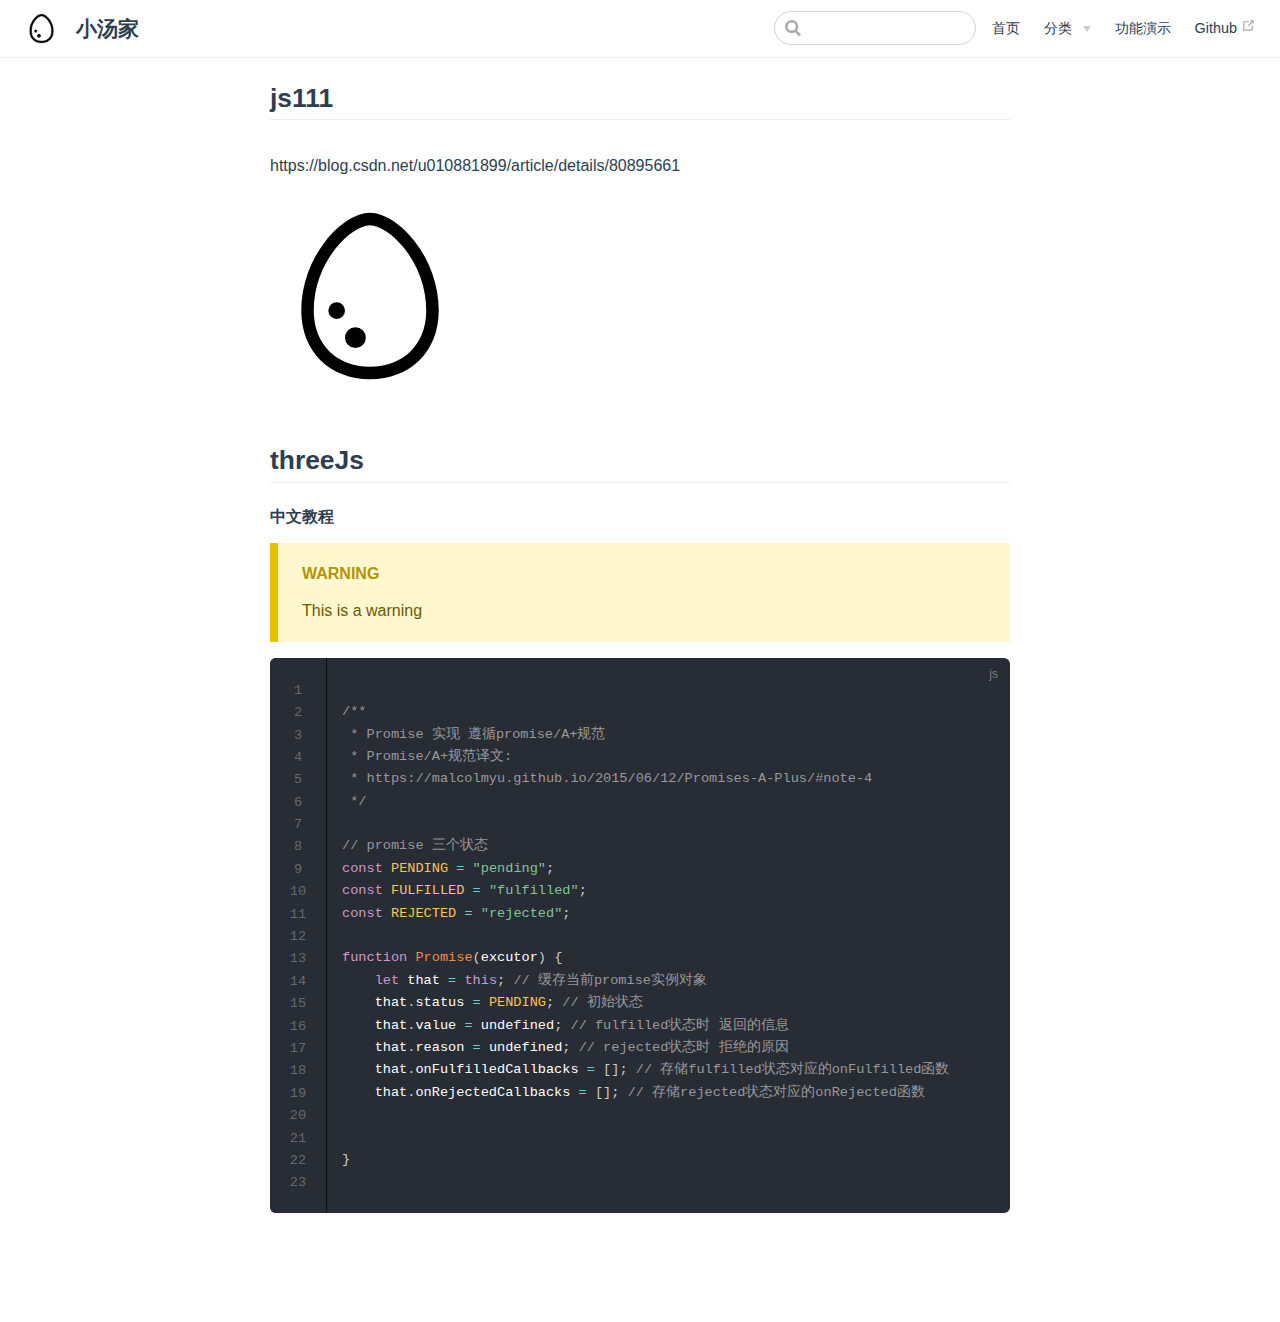
<file: pages/js/tcx1.html>
<!DOCTYPE html>
<html lang="en-US">
  <head>
    <meta charset="utf-8">
    <meta name="viewport" content="width=device-width,initial-scale=1">
    <title>js111 | 小汤家</title>
    <meta name="description" content="小汤的前端记录">
    <link rel="icon" href="/egg.png">
    
    <link rel="preload" href="/assets/css/0.styles.b1f0db1c.css" as="style"><link rel="preload" href="/assets/js/app.4320b2ce.js" as="script"><link rel="preload" href="/assets/js/13.9f79441d.js" as="script"><link rel="prefetch" href="/assets/js/10.c7593f6d.js"><link rel="prefetch" href="/assets/js/11.6c035bb0.js"><link rel="prefetch" href="/assets/js/12.6e9a25b9.js"><link rel="prefetch" href="/assets/js/14.1eb4fa50.js"><link rel="prefetch" href="/assets/js/2.f7317857.js"><link rel="prefetch" href="/assets/js/3.e3bb3f95.js"><link rel="prefetch" href="/assets/js/4.53b5279b.js"><link rel="prefetch" href="/assets/js/5.d8ba811d.js"><link rel="prefetch" href="/assets/js/6.0c58296a.js"><link rel="prefetch" href="/assets/js/7.1b710f61.js"><link rel="prefetch" href="/assets/js/8.85468a1d.js"><link rel="prefetch" href="/assets/js/9.5268e8e8.js">
    <link rel="stylesheet" href="/assets/css/0.styles.b1f0db1c.css">
  </head>
  <body>
    <div id="app" data-server-rendered="true"><div class="theme-container no-sidebar"><header class="navbar"><div class="sidebar-button"><svg xmlns="http://www.w3.org/2000/svg" aria-hidden="true" role="img" viewBox="0 0 448 512" class="icon"><path fill="currentColor" d="M436 124H12c-6.627 0-12-5.373-12-12V80c0-6.627 5.373-12 12-12h424c6.627 0 12 5.373 12 12v32c0 6.627-5.373 12-12 12zm0 160H12c-6.627 0-12-5.373-12-12v-32c0-6.627 5.373-12 12-12h424c6.627 0 12 5.373 12 12v32c0 6.627-5.373 12-12 12zm0 160H12c-6.627 0-12-5.373-12-12v-32c0-6.627 5.373-12 12-12h424c6.627 0 12 5.373 12 12v32c0 6.627-5.373 12-12 12z"></path></svg></div> <a href="/" class="home-link router-link-active"><img src="/egg.png" alt="小汤家" class="logo"> <span class="site-name can-hide">小汤家</span></a> <div class="links" style="max-width:nullpx;"><div class="search-box"><input aria-label="Search" autocomplete="off" spellcheck="false" value=""> <!----></div> <nav class="nav-links can-hide"><div class="nav-item"><a href="/" class="nav-link">首页</a></div><div class="nav-item"><div class="dropdown-wrapper"><a class="dropdown-title"><span class="title">分类</span> <span class="arrow right"></span></a> <ul class="nav-dropdown" style="display:none;"><li class="dropdown-item"><!----> <a href="/pages/folder1/test1.html" class="nav-link">文章</a></li><li class="dropdown-item"><!----> <a href="/pages/folder2/test4.html" class="nav-link">杂碎</a></li></ul></div></div><div class="nav-item"><a href="/pages/folder1/test3.html" class="nav-link">功能演示</a></div><div class="nav-item"><a href="https://github.com/dwanda" target="_blank" rel="noopener noreferrer" class="nav-link external">
  Github
  <svg xmlns="http://www.w3.org/2000/svg" aria-hidden="true" x="0px" y="0px" viewBox="0 0 100 100" width="15" height="15" class="icon outbound"><path fill="currentColor" d="M18.8,85.1h56l0,0c2.2,0,4-1.8,4-4v-32h-8v28h-48v-48h28v-8h-32l0,0c-2.2,0-4,1.8-4,4v56C14.8,83.3,16.6,85.1,18.8,85.1z"></path> <polygon fill="currentColor" points="45.7,48.7 51.3,54.3 77.2,28.5 77.2,37.2 85.2,37.2 85.2,14.9 62.8,14.9 62.8,22.9 71.5,22.9"></polygon></svg></a></div> <!----></nav></div></header> <div class="sidebar-mask"></div> <div class="sidebar"><nav class="nav-links"><div class="nav-item"><a href="/" class="nav-link">首页</a></div><div class="nav-item"><div class="dropdown-wrapper"><a class="dropdown-title"><span class="title">分类</span> <span class="arrow right"></span></a> <ul class="nav-dropdown" style="display:none;"><li class="dropdown-item"><!----> <a href="/pages/folder1/test1.html" class="nav-link">文章</a></li><li class="dropdown-item"><!----> <a href="/pages/folder2/test4.html" class="nav-link">杂碎</a></li></ul></div></div><div class="nav-item"><a href="/pages/folder1/test3.html" class="nav-link">功能演示</a></div><div class="nav-item"><a href="https://github.com/dwanda" target="_blank" rel="noopener noreferrer" class="nav-link external">
  Github
  <svg xmlns="http://www.w3.org/2000/svg" aria-hidden="true" x="0px" y="0px" viewBox="0 0 100 100" width="15" height="15" class="icon outbound"><path fill="currentColor" d="M18.8,85.1h56l0,0c2.2,0,4-1.8,4-4v-32h-8v28h-48v-48h28v-8h-32l0,0c-2.2,0-4,1.8-4,4v56C14.8,83.3,16.6,85.1,18.8,85.1z"></path> <polygon fill="currentColor" points="45.7,48.7 51.3,54.3 77.2,28.5 77.2,37.2 85.2,37.2 85.2,14.9 62.8,14.9 62.8,22.9 71.5,22.9"></polygon></svg></a></div> <!----></nav>  <!----> </div> <div class="page"> <div class="content"><h2 id="js111"><a href="#js111" aria-hidden="true" class="header-anchor">#</a> js111</h2> <p>https://blog.csdn.net/u010881899/article/details/80895661</p> <p><img src="/egg.png" alt></p> <h2 id="threejs"><a href="#threejs" aria-hidden="true" class="header-anchor">#</a> threeJs</h2> <h4 id="中文教程"><a href="#中文教程" aria-hidden="true" class="header-anchor">#</a> 中文教程</h4> <div class="warning custom-block"><p class="custom-block-title">WARNING</p> <p>This is a warning</p></div> <div class="language-js line-numbers-mode"><pre class="language-js"><code>
<span class="token comment">/**
 * Promise 实现 遵循promise/A+规范
 * Promise/A+规范译文:
 * https://malcolmyu.github.io/2015/06/12/Promises-A-Plus/#note-4
 */</span>

<span class="token comment">// promise 三个状态</span>
<span class="token keyword">const</span> <span class="token constant">PENDING</span> <span class="token operator">=</span> <span class="token string">&quot;pending&quot;</span><span class="token punctuation">;</span>
<span class="token keyword">const</span> <span class="token constant">FULFILLED</span> <span class="token operator">=</span> <span class="token string">&quot;fulfilled&quot;</span><span class="token punctuation">;</span>
<span class="token keyword">const</span> <span class="token constant">REJECTED</span> <span class="token operator">=</span> <span class="token string">&quot;rejected&quot;</span><span class="token punctuation">;</span>

<span class="token keyword">function</span> <span class="token function">Promise</span><span class="token punctuation">(</span>excutor<span class="token punctuation">)</span> <span class="token punctuation">{</span>
    <span class="token keyword">let</span> that <span class="token operator">=</span> <span class="token keyword">this</span><span class="token punctuation">;</span> <span class="token comment">// 缓存当前promise实例对象</span>
    that<span class="token punctuation">.</span>status <span class="token operator">=</span> <span class="token constant">PENDING</span><span class="token punctuation">;</span> <span class="token comment">// 初始状态</span>
    that<span class="token punctuation">.</span>value <span class="token operator">=</span> undefined<span class="token punctuation">;</span> <span class="token comment">// fulfilled状态时 返回的信息</span>
    that<span class="token punctuation">.</span>reason <span class="token operator">=</span> undefined<span class="token punctuation">;</span> <span class="token comment">// rejected状态时 拒绝的原因</span>
    that<span class="token punctuation">.</span>onFulfilledCallbacks <span class="token operator">=</span> <span class="token punctuation">[</span><span class="token punctuation">]</span><span class="token punctuation">;</span> <span class="token comment">// 存储fulfilled状态对应的onFulfilled函数</span>
    that<span class="token punctuation">.</span>onRejectedCallbacks <span class="token operator">=</span> <span class="token punctuation">[</span><span class="token punctuation">]</span><span class="token punctuation">;</span> <span class="token comment">// 存储rejected状态对应的onRejected函数</span>

    
<span class="token punctuation">}</span>

</code></pre> <div class="line-numbers-wrapper"><span class="line-number">1</span><br><span class="line-number">2</span><br><span class="line-number">3</span><br><span class="line-number">4</span><br><span class="line-number">5</span><br><span class="line-number">6</span><br><span class="line-number">7</span><br><span class="line-number">8</span><br><span class="line-number">9</span><br><span class="line-number">10</span><br><span class="line-number">11</span><br><span class="line-number">12</span><br><span class="line-number">13</span><br><span class="line-number">14</span><br><span class="line-number">15</span><br><span class="line-number">16</span><br><span class="line-number">17</span><br><span class="line-number">18</span><br><span class="line-number">19</span><br><span class="line-number">20</span><br><span class="line-number">21</span><br><span class="line-number">22</span><br><span class="line-number">23</span><br></div></div></div> <div class="page-edit"><!----> <!----></div> <!----> </div> <!----></div></div>
    <script src="/assets/js/app.4320b2ce.js" defer></script><script src="/assets/js/13.9f79441d.js" defer></script>
  </body>
</html>
</file>
<file: assets/css/0.styles.b1f0db1c.css>
.home{padding:3.6rem 2rem 0;max-width:960px;margin:0 auto}.home .hero{text-align:center}.home .hero img{max-height:280px;display:block;margin:3rem auto 1.5rem}.home .hero h1{font-size:3rem}.home .hero .action,.home .hero .description,.home .hero h1{margin:1.8rem auto}.home .hero .description{max-width:35rem;font-size:1.6rem;line-height:1.3;color:#6a8bad}.home .hero .action-button{display:inline-block;font-size:1.2rem;color:#fff;background-color:#3eaf7c;padding:.8rem 1.6rem;border-radius:4px;transition:background-color .1s ease;box-sizing:border-box;border-bottom:1px solid #389d70}.home .hero .action-button:hover{background-color:#4abf8a}.home .features{border-top:1px solid #eaecef;padding:1.2rem 0;margin-top:2.5rem;display:flex;flex-wrap:wrap;align-items:flex-start;align-content:stretch;justify-content:space-between}.home .feature{flex-grow:1;flex-basis:30%;max-width:30%}.home .feature h2{font-size:1.4rem;font-weight:500;border-bottom:none;padding-bottom:0;color:#3a5169}.home .feature p{color:#4e6e8e}.home .footer{padding:2.5rem;border-top:1px solid #eaecef;text-align:center;color:#4e6e8e}@media (max-width:719px){.home .features{flex-direction:column}.home .feature{max-width:100%;padding:0 2.5rem}}@media (max-width:419px){.home{padding-left:1.5rem;padding-right:1.5rem}.home .hero img{max-height:210px;margin:2rem auto 1.2rem}.home .hero h1{font-size:2rem}.home .hero .action,.home .hero .description,.home .hero h1{margin:1.2rem auto}.home .hero .description{font-size:1.2rem}.home .hero .action-button{font-size:1rem;padding:.6rem 1.2rem}.home .feature h2{font-size:1.25rem}}.color[data-v-34f80c42]{color:#f8a100}.search-box{display:inline-block;position:relative;margin-right:1rem}.search-box input{cursor:text;width:10rem;color:#4e6e8e;display:inline-block;border:1px solid #cfd4db;border-radius:2rem;font-size:.9rem;line-height:2rem;padding:0 .5rem 0 2rem;outline:none;transition:all .2s ease;background:#fff url(/assets/img/search.83621669.svg) .6rem .5rem no-repeat;background-size:1rem}.search-box input:focus{cursor:auto;border-color:#3eaf7c}.search-box .suggestions{background:#fff;width:20rem;position:absolute;top:1.5rem;border:1px solid #cfd4db;border-radius:6px;padding:.4rem;list-style-type:none}.search-box .suggestions.align-right{right:0}.search-box .suggestion{line-height:1.4;padding:.4rem .6rem;border-radius:4px;cursor:pointer}.search-box .suggestion a{white-space:normal;color:#5d82a6}.search-box .suggestion a .page-title{font-weight:600}.search-box .suggestion a .header{font-size:.9em;margin-left:.25em}.search-box .suggestion.focused{background-color:#f3f4f5}.search-box .suggestion.focused a{color:#3eaf7c}@media (max-width:959px){.search-box input{cursor:pointer;width:0;border-color:transparent;position:relative}.search-box input:focus{cursor:text;left:0;width:10rem}}@media (max-width:959px) and (min-width:719px){.search-box .suggestions{left:0}}@media (max-width:719px){.search-box{margin-right:0}.search-box input{left:1rem}.search-box .suggestions{right:0}}@media (max-width:419px){.search-box .suggestions{width:calc(100vw - 4rem)}.search-box input:focus{width:8rem}}.dropdown-enter,.dropdown-leave-to{height:0!important}.dropdown-wrapper{cursor:pointer}.dropdown-wrapper .dropdown-title{display:block}.dropdown-wrapper .dropdown-title:hover{border-color:transparent}.dropdown-wrapper .dropdown-title .arrow{vertical-align:middle;margin-top:-1px;margin-left:.4rem}.dropdown-wrapper .nav-dropdown .dropdown-item{color:inherit;line-height:1.7rem}.dropdown-wrapper .nav-dropdown .dropdown-item h4{margin:.45rem 0 0;border-top:1px solid #eee;padding:.45rem 1.5rem 0 1.25rem}.dropdown-wrapper .nav-dropdown .dropdown-item .dropdown-subitem-wrapper{padding:0;list-style:none}.dropdown-wrapper .nav-dropdown .dropdown-item .dropdown-subitem-wrapper .dropdown-subitem{font-size:.9em}.dropdown-wrapper .nav-dropdown .dropdown-item a{display:block;line-height:1.7rem;position:relative;border-bottom:none;font-weight:400;margin-bottom:0;padding:0 1.5rem 0 1.25rem}.dropdown-wrapper .nav-dropdown .dropdown-item a.router-link-active,.dropdown-wrapper .nav-dropdown .dropdown-item a:hover{color:#3eaf7c}.dropdown-wrapper .nav-dropdown .dropdown-item a.router-link-active:after{content:"";width:0;height:0;border-left:5px solid #3eaf7c;border-top:3px solid transparent;border-bottom:3px solid transparent;position:absolute;top:calc(50% - 2px);left:9px}.dropdown-wrapper .nav-dropdown .dropdown-item:first-child h4{margin-top:0;padding-top:0;border-top:0}@media (max-width:719px){.dropdown-wrapper.open .dropdown-title{margin-bottom:.5rem}.dropdown-wrapper .nav-dropdown{transition:height .1s ease-out;overflow:hidden}.dropdown-wrapper .nav-dropdown .dropdown-item h4{border-top:0;margin-top:0;padding-top:0}.dropdown-wrapper .nav-dropdown .dropdown-item>a,.dropdown-wrapper .nav-dropdown .dropdown-item h4{font-size:15px;line-height:2rem}.dropdown-wrapper .nav-dropdown .dropdown-item .dropdown-subitem{font-size:14px;padding-left:1rem}}@media (min-width:719px){.dropdown-wrapper{height:1.8rem}.dropdown-wrapper:hover .nav-dropdown{display:block!important}.dropdown-wrapper .dropdown-title .arrow{border-left:4px solid transparent;border-right:4px solid transparent;border-top:6px solid #ccc;border-bottom:0}.dropdown-wrapper .nav-dropdown{display:none;height:auto!important;box-sizing:border-box;max-height:calc(100vh - 2.7rem);overflow-y:auto;position:absolute;top:100%;right:0;background-color:#fff;padding:.6rem 0;border:1px solid #ddd;border-bottom-color:#ccc;text-align:left;border-radius:.25rem;white-space:nowrap;margin:0}}.nav-links{display:inline-block}.nav-links a{line-height:1.4rem;color:inherit}.nav-links a.router-link-active,.nav-links a:hover{color:#3eaf7c}.nav-links .nav-item{position:relative;display:inline-block;margin-left:1.5rem;line-height:2rem}.nav-links .nav-item:first-child{margin-left:0}.nav-links .repo-link{margin-left:1.5rem}@media (max-width:719px){.nav-links .nav-item,.nav-links .repo-link{margin-left:0}}@media (min-width:719px){.nav-links a.router-link-active,.nav-links a:hover{color:#2c3e50}.nav-item>a:not(.external).router-link-active,.nav-item>a:not(.external):hover{margin-bottom:-2px;border-bottom:2px solid #46bd87}}.navbar{padding:.7rem 1.5rem;line-height:2.2rem;position:relative}.navbar a,.navbar img,.navbar span{display:inline-block}.navbar .logo{height:2.2rem;min-width:2.2rem;margin-right:.8rem;vertical-align:top}.navbar .site-name{font-size:1.3rem;font-weight:600;color:#2c3e50;position:relative}.navbar .links{padding-left:1.5rem;box-sizing:border-box;background-color:#fff;white-space:nowrap;font-size:.9rem;position:absolute;right:1.5rem;top:.7rem;display:flex}.navbar .links .search-box{flex:0 0 auto;vertical-align:top}.navbar .links .nav-links{flex:1}@media (max-width:719px){.navbar{padding-left:4rem}.navbar .can-hide{display:none}.navbar .links{padding-left:1.5rem}}.page-edit,.page-nav{max-width:740px;margin:0 auto;padding:2rem 2.5rem}@media (max-width:959px){.page-edit,.page-nav{padding:2rem}}@media (max-width:419px){.page-edit,.page-nav{padding:1.5rem}}.page{padding-bottom:2rem}.page-edit{padding-top:1rem;padding-bottom:1rem;overflow:auto}.page-edit .edit-link{display:inline-block}.page-edit .edit-link a{color:#4e6e8e;margin-right:.25rem}.page-edit .last-updated{float:right;font-size:.9em}.page-edit .last-updated .prefix{font-weight:500;color:#4e6e8e}.page-edit .last-updated .time{font-weight:400;color:#aaa}.page-nav{padding-top:1rem;padding-bottom:0}.page-nav .inner{min-height:2rem;margin-top:0;border-top:1px solid #eaecef;padding-top:1rem;overflow:auto}.page-nav .next{float:right}@media (max-width:719px){.page-edit .edit-link{margin-bottom:.5rem}.page-edit .last-updated{font-size:.8em;float:none;text-align:left}}.sidebar .sidebar-sub-headers{padding-left:1rem;font-size:.95em}a.sidebar-link{font-weight:400;display:inline-block;color:#2c3e50;border-left:.25rem solid transparent;padding:.35rem 1rem .35rem 1.25rem;line-height:1.4;width:100%;box-sizing:border-box}a.sidebar-link:hover{color:#3eaf7c}a.sidebar-link.active{font-weight:600;color:#3eaf7c;border-left-color:#3eaf7c}.sidebar-group a.sidebar-link{padding-left:2rem}.sidebar-sub-headers a.sidebar-link{padding-top:.25rem;padding-bottom:.25rem;border-left:none}.sidebar-sub-headers a.sidebar-link.active{font-weight:500}.sidebar-button{display:none;width:1.25rem;height:1.25rem;position:absolute;padding:.6rem;top:.6rem;left:1rem}.sidebar-button .icon{display:block;width:1.25rem;height:1.25rem}@media (max-width:719px){.sidebar-button{display:block}}.sidebar ul{padding:0;margin:0;list-style-type:none}.sidebar a{display:inline-block}.sidebar .nav-links{display:none;border-bottom:1px solid #eaecef;padding:.5rem 0 .75rem 0}.sidebar .nav-links a{font-weight:600}.sidebar .nav-links .nav-item,.sidebar .nav-links .repo-link{display:block;line-height:1.25rem;font-size:1.1em;padding:.5rem 0 .5rem 1.5rem}.sidebar .sidebar-links{padding:1.5rem 0}@media (max-width:719px){.sidebar .nav-links{display:block}.sidebar .nav-links .dropdown-wrapper .nav-dropdown .dropdown-item a.router-link-active:after{top:calc(1rem - 2px)}.sidebar .sidebar-links{padding:1rem 0}}.sw-update-popup{position:fixed;right:1em;bottom:1em;padding:1em;border:1px solid #3eaf7c;border-radius:3px;background:#fff;box-shadow:0 4px 16px rgba(0,0,0,.5);text-align:center}.sw-update-popup button{margin-top:.5em;padding:.25em 2em}.sw-update-popup-enter-active,.sw-update-popup-leave-active{transition:opacity .3s,transform .3s}.sw-update-popup-enter,.sw-update-popup-leave-to{opacity:0;transform:translateY(50%) scale(.5)}code[class*=language-],pre[class*=language-]{color:#ccc;background:none;font-family:Consolas,Monaco,Andale Mono,Ubuntu Mono,monospace;text-align:left;white-space:pre;word-spacing:normal;word-break:normal;word-wrap:normal;line-height:1.5;-moz-tab-size:4;-o-tab-size:4;tab-size:4;-webkit-hyphens:none;-ms-hyphens:none;hyphens:none}pre[class*=language-]{padding:1em;margin:.5em 0;overflow:auto}:not(pre)>code[class*=language-],pre[class*=language-]{background:#2d2d2d}:not(pre)>code[class*=language-]{padding:.1em;border-radius:.3em;white-space:normal}.token.block-comment,.token.cdata,.token.comment,.token.doctype,.token.prolog{color:#999}.token.punctuation{color:#ccc}.token.attr-name,.token.deleted,.token.namespace,.token.tag{color:#e2777a}.token.function-name{color:#6196cc}.token.boolean,.token.function,.token.number{color:#f08d49}.token.class-name,.token.constant,.token.property,.token.symbol{color:#f8c555}.token.atrule,.token.builtin,.token.important,.token.keyword,.token.selector{color:#cc99cd}.token.attr-value,.token.char,.token.regex,.token.string,.token.variable{color:#7ec699}.token.entity,.token.operator,.token.url{color:#67cdcc}.token.bold,.token.important{font-weight:700}.token.italic{font-style:italic}.token.entity{cursor:help}.token.inserted{color:green}#nprogress{pointer-events:none}#nprogress .bar{background:#3eaf7c;position:fixed;z-index:1031;top:0;left:0;width:100%;height:2px}#nprogress .peg{display:block;position:absolute;right:0;width:100px;height:100%;box-shadow:0 0 10px #3eaf7c,0 0 5px #3eaf7c;opacity:1;transform:rotate(3deg) translateY(-4px)}#nprogress .spinner{display:block;position:fixed;z-index:1031;top:15px;right:15px}#nprogress .spinner-icon{width:18px;height:18px;box-sizing:border-box;border:2px solid transparent;border-top-color:#3eaf7c;border-left-color:#3eaf7c;border-radius:50%;animation:nprogress-spinner .4s linear infinite}.nprogress-custom-parent{overflow:hidden;position:relative}.nprogress-custom-parent #nprogress .bar,.nprogress-custom-parent #nprogress .spinner{position:absolute}@keyframes nprogress-spinner{0%{transform:rotate(0deg)}to{transform:rotate(1turn)}}.content code{color:#476582;padding:.25rem .5rem;margin:0;font-size:.85em;background-color:rgba(27,31,35,.05);border-radius:3px}.content pre,.content pre[class*=language-]{line-height:1.4;padding:1.25rem 1.5rem;margin:.85rem 0;background-color:#282c34;border-radius:6px;overflow:auto}.content pre[class*=language-] code,.content pre code{color:#fff;padding:0;background-color:transparent;border-radius:0}div[class*=language-]{position:relative;background-color:#282c34;border-radius:6px}div[class*=language-] .highlight-lines{-webkit-user-select:none;-moz-user-select:none;-ms-user-select:none;user-select:none;padding-top:1.3rem;position:absolute;top:0;left:0;width:100%;line-height:1.4}div[class*=language-] .highlight-lines .highlighted{background-color:rgba(0,0,0,.66)}div[class*=language-] pre,div[class*=language-] pre[class*=language-]{background:transparent;position:relative;z-index:1}div[class*=language-]:before{position:absolute;z-index:3;top:.8em;right:1em;font-size:.75rem;color:hsla(0,0%,100%,.4)}div[class*=language-]:not(.line-numbers-mode) .line-numbers-wrapper{display:none}div[class*=language-].line-numbers-mode .highlight-lines .highlighted{position:relative}div[class*=language-].line-numbers-mode .highlight-lines .highlighted:before{content:" ";position:absolute;z-index:3;left:0;top:0;display:block;width:3.5rem;height:100%;background-color:rgba(0,0,0,.66)}div[class*=language-].line-numbers-mode pre{padding-left:4.5rem;vertical-align:middle}div[class*=language-].line-numbers-mode .line-numbers-wrapper{position:absolute;top:0;width:3.5rem;text-align:center;color:hsla(0,0%,100%,.3);padding:1.25rem 0;line-height:1.4}div[class*=language-].line-numbers-mode .line-numbers-wrapper .line-number,div[class*=language-].line-numbers-mode .line-numbers-wrapper br{-webkit-user-select:none;-moz-user-select:none;-ms-user-select:none;user-select:none}div[class*=language-].line-numbers-mode .line-numbers-wrapper .line-number{position:relative;z-index:4;font-size:.85em}div[class*=language-].line-numbers-mode:after{content:"";position:absolute;z-index:2;top:0;left:0;width:3.5rem;height:100%;border-radius:6px 0 0 6px;border-right:1px solid rgba(0,0,0,.66);background-color:#282c34}div[class~=language-js]:before{content:"js"}div[class~=language-ts]:before{content:"ts"}div[class~=language-html]:before{content:"html"}div[class~=language-md]:before{content:"md"}div[class~=language-vue]:before{content:"vue"}div[class~=language-css]:before{content:"css"}div[class~=language-sass]:before{content:"sass"}div[class~=language-scss]:before{content:"scss"}div[class~=language-less]:before{content:"less"}div[class~=language-stylus]:before{content:"stylus"}div[class~=language-go]:before{content:"go"}div[class~=language-java]:before{content:"java"}div[class~=language-c]:before{content:"c"}div[class~=language-sh]:before{content:"sh"}div[class~=language-yaml]:before{content:"yaml"}div[class~=language-py]:before{content:"py"}div[class~=language-javascript]:before{content:"js"}div[class~=language-typescript]:before{content:"ts"}div[class~=language-markup]:before{content:"html"}div[class~=language-markdown]:before{content:"md"}div[class~=language-json]:before{content:"json"}div[class~=language-ruby]:before{content:"rb"}div[class~=language-python]:before{content:"py"}div[class~=language-bash]:before{content:"sh"}.custom-block .custom-block-title{font-weight:600;margin-bottom:-.4rem}.custom-block.danger,.custom-block.tip,.custom-block.warning{padding:.1rem 1.5rem;border-left-width:.5rem;border-left-style:solid;margin:1rem 0}.custom-block.tip{background-color:#f3f5f7;border-color:#42b983}.custom-block.warning{background-color:rgba(255,229,100,.3);border-color:#e7c000;color:#6b5900}.custom-block.warning .custom-block-title{color:#b29400}.custom-block.warning a{color:#2c3e50}.custom-block.danger{background-color:#ffe6e6;border-color:#c00;color:#4d0000}.custom-block.danger .custom-block-title{color:#900}.custom-block.danger a{color:#2c3e50}.arrow{display:inline-block;width:0;height:0}.arrow.up{border-bottom:6px solid #ccc}.arrow.down,.arrow.up{border-left:4px solid transparent;border-right:4px solid transparent}.arrow.down{border-top:6px solid #ccc}.arrow.right{border-left:6px solid #ccc}.arrow.left,.arrow.right{border-top:4px solid transparent;border-bottom:4px solid transparent}.arrow.left{border-right:6px solid #ccc}.content:not(.custom){max-width:740px;margin:0 auto;padding:2rem 2.5rem}@media (max-width:959px){.content:not(.custom){padding:2rem}}@media (max-width:419px){.content:not(.custom){padding:1.5rem}}.table-of-contents .badge{vertical-align:middle}body,html{padding:0;margin:0}body{font-family:-apple-system,BlinkMacSystemFont,Segoe UI,Roboto,Oxygen,Ubuntu,Cantarell,Fira Sans,Droid Sans,Helvetica Neue,sans-serif;-webkit-font-smoothing:antialiased;-moz-osx-font-smoothing:grayscale;font-size:16px;color:#2c3e50}.page{padding-left:20rem}.navbar{z-index:20;right:0;height:3.6rem;background-color:#fff;box-sizing:border-box;border-bottom:1px solid #eaecef}.navbar,.sidebar-mask{position:fixed;top:0;left:0}.sidebar-mask{z-index:9;width:100vw;height:100vh;display:none}.sidebar{font-size:15px;background-color:#fff;width:20rem;position:fixed;z-index:10;margin:0;top:3.6rem;left:0;bottom:0;box-sizing:border-box;border-right:1px solid #eaecef;overflow-y:auto}.content:not(.custom)>:first-child{margin-top:3.6rem}.content:not(.custom) a:hover{text-decoration:underline}.content:not(.custom) p.demo{padding:1rem 1.5rem;border:1px solid #ddd;border-radius:4px}.content:not(.custom) img{max-width:100%}.content.custom{padding:0;margin:0}.content.custom img{max-width:100%}a{font-weight:500;text-decoration:none}a,p a code{color:#3eaf7c}p a code{font-weight:400}kbd{background:#eee;border:.15rem solid #ddd;border-bottom:.25rem solid #ddd;border-radius:.15rem;padding:0 .15em}blockquote{font-size:1.2rem;color:#999;border-left:.25rem solid #dfe2e5;margin-left:0;padding-left:1rem}ol,ul{padding-left:1.2em}strong{font-weight:600}h1,h2,h3,h4,h5,h6{font-weight:600;line-height:1.25}.content:not(.custom)>h1,.content:not(.custom)>h2,.content:not(.custom)>h3,.content:not(.custom)>h4,.content:not(.custom)>h5,.content:not(.custom)>h6{margin-top:-3.1rem;padding-top:4.6rem;margin-bottom:0}.content:not(.custom)>h1:first-child,.content:not(.custom)>h2:first-child,.content:not(.custom)>h3:first-child,.content:not(.custom)>h4:first-child,.content:not(.custom)>h5:first-child,.content:not(.custom)>h6:first-child{margin-top:-1.5rem;margin-bottom:1rem}.content:not(.custom)>h1:first-child+.custom-block,.content:not(.custom)>h1:first-child+p,.content:not(.custom)>h1:first-child+pre,.content:not(.custom)>h2:first-child+.custom-block,.content:not(.custom)>h2:first-child+p,.content:not(.custom)>h2:first-child+pre,.content:not(.custom)>h3:first-child+.custom-block,.content:not(.custom)>h3:first-child+p,.content:not(.custom)>h3:first-child+pre,.content:not(.custom)>h4:first-child+.custom-block,.content:not(.custom)>h4:first-child+p,.content:not(.custom)>h4:first-child+pre,.content:not(.custom)>h5:first-child+.custom-block,.content:not(.custom)>h5:first-child+p,.content:not(.custom)>h5:first-child+pre,.content:not(.custom)>h6:first-child+.custom-block,.content:not(.custom)>h6:first-child+p,.content:not(.custom)>h6:first-child+pre{margin-top:2rem}h1:hover .header-anchor,h2:hover .header-anchor,h3:hover .header-anchor,h4:hover .header-anchor,h5:hover .header-anchor,h6:hover .header-anchor{opacity:1}h1{font-size:2.2rem}h2{font-size:1.65rem;padding-bottom:.3rem;border-bottom:1px solid #eaecef}h3{font-size:1.35rem}a.header-anchor{font-size:.85em;float:left;margin-left:-.87em;padding-right:.23em;margin-top:.125em;opacity:0}a.header-anchor:hover{text-decoration:none}.line-number,code,kbd{font-family:source-code-pro,Menlo,Monaco,Consolas,Courier New,monospace}ol,p,ul{line-height:1.7}hr{border:0;border-top:1px solid #eaecef}table{border-collapse:collapse;margin:1rem 0;display:block;overflow-x:auto}tr{border-top:1px solid #dfe2e5}tr:nth-child(2n){background-color:#f6f8fa}td,th{border:1px solid #dfe2e5;padding:.6em 1em}.custom-layout{padding-top:3.6rem}.theme-container.sidebar-open .sidebar-mask{display:block}.theme-container.no-navbar .content:not(.custom)>h1,.theme-container.no-navbar h2,.theme-container.no-navbar h3,.theme-container.no-navbar h4,.theme-container.no-navbar h5,.theme-container.no-navbar h6{margin-top:1.5rem;padding-top:0}.theme-container.no-navbar .sidebar{top:0}.theme-container.no-navbar .custom-layout{padding-top:0}@media (min-width:720px){.theme-container.no-sidebar .sidebar{display:none}.theme-container.no-sidebar .page{padding-left:0}}@media (max-width:959px){.sidebar{font-size:15px;width:16.4rem}.page{padding-left:16.4rem}}@media (max-width:719px){.sidebar{top:0;padding-top:3.6rem;transform:translateX(-100%);transition:transform .2s ease}.page{padding-left:0}.theme-container.sidebar-open .sidebar{transform:translateX(0)}.theme-container.no-navbar .sidebar{padding-top:0}}@media (max-width:419px){h1{font-size:1.9rem}.content div[class*=language-]{margin:.85rem -1.5rem;border-radius:0}}.icon.outbound{color:#aaa;display:inline-block}.badge[data-v-49189829]{display:inline-block;font-size:14px;height:18px;line-height:18px;border-radius:3px;padding:0 6px;color:#fff;margin-right:5px;background-color:#42b983}.badge.middle[data-v-49189829]{vertical-align:middle}.badge.top[data-v-49189829]{vertical-align:top}.badge.green[data-v-49189829],.badge.tip[data-v-49189829]{background-color:#42b983}.badge.error[data-v-49189829]{background-color:#da5961}.badge.warn[data-v-49189829],.badge.warning[data-v-49189829],.badge.yellow[data-v-49189829]{background-color:#e7c000}.FirstBottomPage{border-top:1px solid #eaecef;padding-top:30px;margin-top:40px;text-align:center}.sidebar-group:not(.first){margin-top:1em}.sidebar-group .sidebar-group{padding-left:.5em}.sidebar-group:not(.collapsable) .sidebar-heading{cursor:auto;color:inherit}.sidebar-heading{color:#999;transition:color .15s ease;cursor:pointer;font-size:1.1em;font-weight:700;padding:0 1.5rem;margin-top:0;margin-bottom:.5rem}.sidebar-heading.open,.sidebar-heading:hover{color:inherit}.sidebar-heading .arrow{position:relative;top:-.12em;left:.5em}.sidebar-heading:.open .arrow{top:-.18em}.sidebar-group-items{transition:height .1s ease-out;overflow:hidden}
</file>
